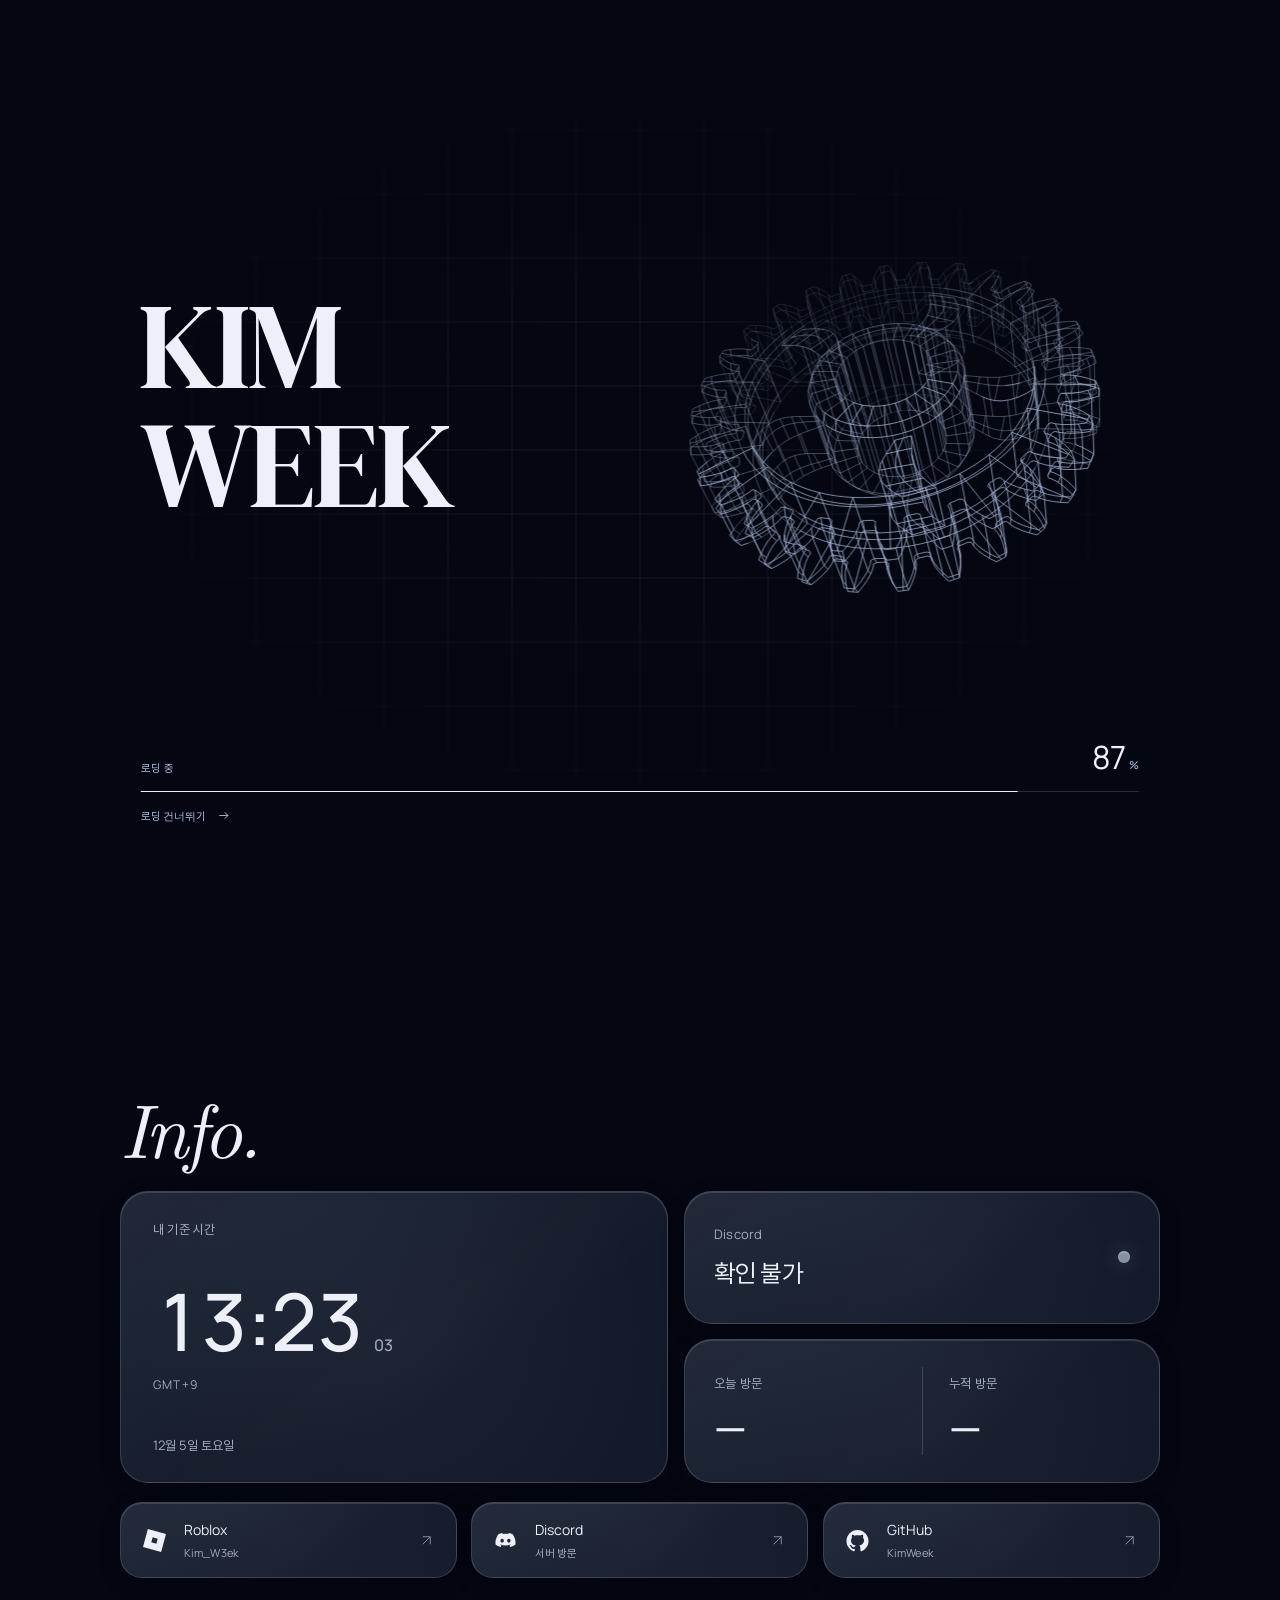
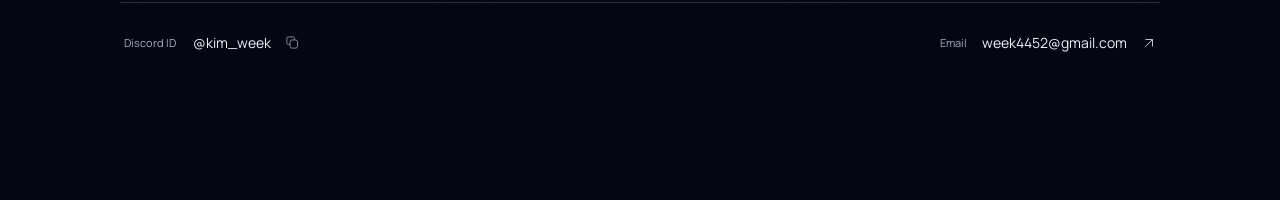
<file: index.html>
<!doctype html>
<html lang="ko">
<head>
  <meta charset="utf-8">
  <meta name="viewport" content="width=device-width,initial-scale=1,viewport-fit=cover">
  <meta name="theme-color" content="#030917">
  <meta name="description" content="KIM WEEK — Portfolio">
  <title>Kim Week - TOP</title>
  <meta name="kimweek-release" content="release-d693f8203a38">
  <script>
    try {
      history.scrollRestoration = "manual";
      if (location.hash) history.replaceState(history.state, "", location.pathname + location.search);
    } catch {}
    window.scrollTo?.(0, 0);
    document.documentElement.classList.add("is-loading");
    window.__kwIntroFailSafe = setTimeout(() => {
      window.scrollTo?.(0, 0);
      dispatchEvent(new Event("portfolio-reset-top"));
      document.documentElement.classList.remove("is-loading");
      const page = document.querySelector(".page");
      if (page) { page.inert = false; page.removeAttribute("aria-busy"); }
      document.getElementById("entry-loader")?.remove();
      dispatchEvent(new Event("resize"));
      dispatchEvent(new Event("portfolio-intro-abort"));
    }, 10000);
  </script>
  <link rel="icon" type="image/svg+xml" href="/current/assets/release-d693f8203a38/favicon.svg">
  <link rel="stylesheet" href="/current/assets/release-d693f8203a38/lenis.css">
  <link rel="preload" href="/current/assets/release-d693f8203a38/editorial-serif.otf" as="font" type="font/otf" crossorigin>
  <link rel="preload" href="/current/assets/release-d693f8203a38/manrope.woff" as="font" type="font/woff" crossorigin>
  <link rel="preload" href="/current/assets/release-d693f8203a38/dm-serif-display.woff" as="font" type="font/woff" crossorigin>
  <style>
    @font-face {
      font-family: Editorial Serif;
      src: url("/current/assets/release-d693f8203a38/editorial-serif.otf") format("opentype");
      font-weight: 400;
      font-style: italic;
      font-display: swap;
    }
    @font-face {
      font-family: Editorial Sans;
      src: url("/current/assets/release-d693f8203a38/editorial-sans.otf") format("opentype");
      font-weight: 400;
      font-style: normal;
      font-display: swap;
    }
    :root {
      color-scheme: dark;
      --bg: #030917;
      --ink: #edf4ff;
      --accent: #9abff0;
      --star: #d9eaff;
      --star-bright: #f4f8ff;
      --nebula: rgba(27, 86, 169, .17);
      --nebula-edge: rgba(25, 58, 130, .16);
      --glass: rgba(133, 179, 234, .065);
      --glass-border: rgba(192, 220, 255, .21);
      --glass-highlight: rgba(238, 247, 255, .23);
      --type-top: #ffffff;
      --type-middle: #dcecff;
      --type-bottom: #94b3d6;
      --type-blue-top: #d7ecff;
      --type-blue-bottom: #80a6d5;
      --type-sheen: rgba(255, 255, 255, .6);
      --solid-front: #aacff5;
      --solid-back: #254d78;
      --px: 0;
      --py: 0;
      --gutter: clamp(21px, 3.5vw, 64px);
    }
    * { box-sizing: border-box; }
    html { background: var(--bg); }
    html, body { scrollbar-width: none; -ms-overflow-style: none; }
    html::-webkit-scrollbar, body::-webkit-scrollbar { display: none; width: 0; height: 0; }
    body {
      margin: 0;
      overflow: visible;
      color: var(--ink);
      background: var(--bg);
      font-family: "Editorial Sans", Arial, sans-serif;
      -webkit-font-smoothing: antialiased;
    }
    body[data-theme="light"] {
      color-scheme: light;
      --bg: #dce8f5;
      --ink: #102942;
      --accent: #4475a7;
      --star: #638ab4;
      --star-bright: #4877a7;
      --nebula: rgba(125, 176, 231, .25);
      --nebula-edge: rgba(161, 196, 232, .30);
      --glass: rgba(248, 252, 255, .3);
      --glass-border: rgba(255, 255, 255, .65);
      --glass-highlight: rgba(255, 255, 255, .8);
      --type-top: #132f4d;
      --type-middle: #3a648d;
      --type-bottom: #183b60;
      --type-blue-top: #326491;
      --type-blue-bottom: #5b83ab;
      --type-sheen: rgba(220, 240, 255, .35);
      --solid-front: #87a4c2;
      --solid-back: #365c80;
    }
    button { -webkit-tap-highlight-color: transparent; }
    :is(button, a, [tabindex]):focus-visible { outline: 2px solid var(--accent); outline-offset: 5px; }
    ::selection { color: var(--bg); background: var(--accent); }
    .icon-defs { position: absolute; width: 0; height: 0; overflow: hidden; }
    .spark { display: block; width: 100%; height: 100%; fill: currentColor; }
    .page {
      position: relative;
      width: 100%;
      min-height: 100dvh;
      overflow: clip;
      isolation: isolate;
      background: var(--bg);
    }
    .atmosphere {
      position: absolute;
      z-index: -4;
      inset: -15%;
      pointer-events: none;
      background:
        radial-gradient(ellipse 36% 31% at 66% 60%, var(--nebula), transparent 100%),
        radial-gradient(ellipse 35% 44% at 22% 31%, var(--nebula-edge), transparent 100%),
        radial-gradient(ellipse 65% 22% at 60% 90%, var(--nebula-edge), transparent 100%);
      animation: nebula-drift 36s ease-in-out infinite alternate;
    }
    .atmosphere::after {
      content: "";
      position: absolute;
      inset: 18% -10%;
      opacity: .62;
      transform: rotate(-28deg);
      background: radial-gradient(ellipse 48% 20% at 50% 50%, var(--nebula), transparent 100%);
      filter: blur(30px);
    }
    @keyframes nebula-drift {
      from { transform: translate3d(-1.5%, 1%, 0) scale(1); }
      to { transform: translate3d(3%, -2%, 0) scale(1.05); }
    }
    #nebula {
      position: absolute;
      z-index: -3;
      inset: 0;
      width: 100%;
      height: 100%;
      opacity: 0;
      pointer-events: none;
      transition: opacity 1.2s ease;
    }
    #nebula.is-ready { opacity: 1; }
    .sky { position: absolute; z-index: -2; inset: 0; pointer-events: none; }
    .topbar {
      position: absolute;
      z-index: 5;
      inset: 0 0 auto;
      display: flex;
      justify-content: space-between;
      align-items: center;
      padding: 26px var(--gutter);
      pointer-events: none;
    }
    .glass {
      --glass-x: 0px;
      --glass-y: 0px;
      --glass-rx: 0deg;
      --glass-ry: 0deg;
      --glass-sx: 1;
      --glass-sy: 1;
      --glass-gx: 38%;
      --glass-gy: 12%;
      --glass-energy: 0;
      position: relative;
      overflow: hidden;
      border: 1px solid var(--glass-border);
      border-radius: 999px;
      background:
        linear-gradient(150deg, rgba(235, 247, 255, .085), rgba(221, 240, 255, .018) 45%, rgba(130, 184, 246, .045)),
        rgba(140, 183, 230, .035);
      -webkit-backdrop-filter: blur(2px) saturate(170%) brightness(1.06);
      backdrop-filter: blur(2px) saturate(170%) brightness(1.06);
      box-shadow:
        inset 0 1px 0 rgba(245, 251, 255, .28),
        inset 1px 0 1px rgba(238, 249, 255, .08),
        inset 0 -1px 0 rgba(171, 212, 255, .14),
        0 5px 18px rgba(0, 5, 17, .15),
        0 1px 4px rgba(0, 5, 17, .08);
      transform: perspective(650px) translate3d(var(--glass-x), var(--glass-y), 0) rotateX(var(--glass-rx)) rotateY(var(--glass-ry)) scale(var(--glass-sx), var(--glass-sy));
      pointer-events: auto;
    }
    .glass::before {
      content: "";
      position: absolute;
      inset: 0;
      padding: 1px;
      border-radius: inherit;
      background: conic-gradient(from calc(25deg + var(--glass-ry) * 3), rgba(255, 255, 255, .04), rgba(255, 255, 255, .65) 18%, rgba(209, 236, 255, .08) 35%, rgba(255, 255, 255, .03) 56%, rgba(191, 223, 255, .38) 77%, rgba(255, 255, 255, .06));
      -webkit-mask: linear-gradient(#fff 0 0) content-box, linear-gradient(#fff 0 0);
      mask: linear-gradient(#fff 0 0) content-box, linear-gradient(#fff 0 0);
      -webkit-mask-composite: xor;
      mask-composite: exclude;
      pointer-events: none;
    }
    .glass::after {
      content: "";
      position: absolute;
      inset: 0;
      border-radius: inherit;
      background: radial-gradient(ellipse at var(--glass-gx) var(--glass-gy), rgba(239, 250, 255, .6), transparent 62%);
      opacity: calc(.12 + var(--glass-energy) * .25);
      pointer-events: none;
    }
    .brand {
      display: flex;
      align-items: center;
      gap: 10px;
      min-height: 50px;
      padding: 0 20px 0 16px;
      color: var(--ink);
      font: inherit;
      cursor: pointer;
    }
    .brand-icon { width: 17px; height: 17px; color: var(--accent); }
    .brand-word { padding-top: 2px; font-size: 10px; letter-spacing: .16em; text-transform: uppercase; }
    .theme-toggle {
      display: grid;
      grid-template-columns: 1fr 1fr;
      place-items: center;
      width: 104px;
      height: 50px;
      padding: 4px;
      color: var(--ink);
      cursor: pointer;
      pointer-events: auto;
    }
    .theme-knob {
      position: absolute;
      top: 4px;
      bottom: 4px;
      left: 4px;
      width: 46px;
      border-radius: 999px;
      border: 1px solid rgba(239, 249, 255, .28);
      background: linear-gradient(145deg, rgba(243, 250, 255, .22), rgba(218, 238, 255, .065));
      box-shadow: inset 0 1px 0 rgba(255, 255, 255, .27), 0 2px 6px rgba(0, 8, 24, .12);
      transform: translate3d(var(--knob-x, 50px), 0, 0) scale(var(--knob-sx, 1), var(--knob-sy, 1));
      pointer-events: none;
    }
    .mode-icon {
      position: relative;
      z-index: 1;
      width: 17px;
      height: 17px;
      fill: none;
      stroke: currentColor;
      stroke-width: 1.6;
      stroke-linecap: round;
      stroke-linejoin: round;
      opacity: .45;
    }
    .mode-moon, body[data-theme="light"] .mode-sun { opacity: 1; }
    body[data-theme="light"] .mode-moon { opacity: .45; }
    body[data-theme="light"] .theme-toggle { --knob-x: 0px; }
    body[data-theme="light"] .glass { background-color: rgba(245, 251, 255, .19); }
    .scene-track {
      position: relative;
    }
    .hero { position: relative; height: 100svh; height: 100dvh; }
    .title-wrap {
      position: absolute;
      top: 50%;
      left: 50%;
      width: min(82vw, 1140px);
      perspective: 1050px;
      perspective-origin: var(--view-x, 50%) var(--view-y, 50%);
      transform: translate(-50%, calc(-50% + var(--center-y, 0px))) scale(var(--title-scale, 1));
    }
    .name {
      position: relative;
      display: flex;
      flex-direction: column;
      margin: 0;
      font-weight: 400;
      transform-style: preserve-3d;
      transform-origin: var(--pivot-x, 50%) var(--pivot-y, 50%);
      transform:
        translate3d(calc(var(--title-x, 0) * 4px), calc(var(--title-y, 0) * 3px), 0)
        rotateX(calc(var(--title-y, 0) * -16deg))
        rotateY(calc(var(--title-x, 0) * 22deg));
    }
    .name-first-scene {
      position: relative;
      display: block;
      width: max-content;
      align-self: center;
      transform-style: preserve-3d;
      transform: translateX(var(--center-x, 0px));
    }
    .name-first {
      position: relative;
      display: flow-root;
      padding-left: .085em;
      font-size: min(20vw, 27svh, 296px);
      line-height: .81;
      letter-spacing: -.085em;
      transform-style: preserve-3d;
    }
    .type-shape {
      position: relative;
      display: flow-root;
      transform-style: preserve-3d;
      transform-origin: 50% 50%;
      transform: var(--type-projection, none);
    }
    .type-corner {
      position: absolute;
      width: 0;
      height: 0;
      visibility: hidden;
      pointer-events: none;
    }
    .type-slice {
      position: absolute;
      inset: 0;
      display: block;
      padding: inherit;
      color: var(--solid-back);
      color: color-mix(in srgb, var(--solid-front) var(--slice-mix), var(--solid-back));
      -webkit-text-fill-color: currentColor;
      -webkit-text-stroke: .32px currentColor;
      white-space: pre;
      text-shadow: none;
      pointer-events: none;
      transform: translate3d(calc(var(--slice-depth) * .16), calc(var(--slice-depth) * .65), calc(-1 * var(--slice-depth)));
    }
    .type-slice-back {
      text-shadow: 0 7px 18px rgba(0, 5, 22, .25);
    }
    .type-face {
      position: relative;
      z-index: 1;
      display: block;
      padding: .22em .32em .28em .18em;
      margin: -.22em -.32em -.28em -.18em;
      color: var(--ink);
      transform: translateZ(.1px);
      -webkit-text-stroke: .18px rgba(225, 243, 255, .24);
      paint-order: stroke fill;
    }
    @supports ((background-clip: text) or (-webkit-background-clip: text)) {
      .type-face {
        background-image:
          linear-gradient(115deg, transparent 38%, var(--type-sheen) 49%, transparent 60%),
          linear-gradient(165deg, var(--type-top) 13%, var(--type-middle) 45%, var(--type-top) 56%, var(--type-bottom) 100%);
        background-size: 260% 100%, 100% 100%;
        background-position: 170% 0, 0 0;
        background-repeat: no-repeat;
        -webkit-background-clip: text;
        background-clip: text;
        -webkit-text-fill-color: transparent;
        animation: type-sheen 16s ease-in-out infinite;
      }
      .name-first .type-face {
        background-image:
          linear-gradient(112deg, transparent 35%, rgba(169, 216, 255, .18) 44%, rgba(255, 255, 255, .95) 51%, rgba(199, 231, 255, .25) 57%, transparent 65%),
          linear-gradient(165deg, var(--type-top) 13%, var(--type-middle) 45%, var(--type-top) 56%, var(--type-bottom) 100%);
        background-size: 240% 100%, 100% 100%;
        animation: kim-sheen 7.5s ease-in-out infinite;
      }
      .name-second .type-face {
        background-image:
          linear-gradient(115deg, transparent 38%, var(--type-sheen) 49%, transparent 60%),
          linear-gradient(170deg, var(--type-blue-top) 8%, var(--accent) 52%, var(--type-blue-bottom) 100%);
        animation-delay: -3s;
      }
    }
    @keyframes type-sheen {
      0%, 62% { background-position: 170% 0, 0 0; }
      88%, 100% { background-position: -70% 0, 0 0; }
    }
    @keyframes kim-sheen {
      0%, 8% {
        background-position: 150% 0, 0 0;
        filter: drop-shadow(0 0 3px rgba(161, 210, 255, .04));
      }
      29% {
        filter: drop-shadow(0 0 11px rgba(193, 230, 255, .23));
      }
      53%, 100% {
        background-position: -70% 0, 0 0;
        filter: drop-shadow(0 0 3px rgba(161, 210, 255, .04));
      }
    }
    .name-second-scene {
      position: relative;
      display: block;
      width: max-content;
      align-self: center;
      margin-top: var(--line-gap, -.065em);
      font-size: var(--week-font-size, min(26vw, 35svh, 390px));
      transform-style: preserve-3d;
      transform: translateX(var(--center-x, 0px));
    }
    .name-second {
      position: relative;
      display: flow-root;
      width: max-content;
      margin: 0 auto;
      padding-right: .18em;
      color: var(--accent);
      font-family: "Editorial Serif", Georgia, serif;
      font-size: inherit;
      font-style: italic;
      font-weight: 400;
      line-height: .82;
      letter-spacing: -.078em;
      transform-style: preserve-3d;
      text-shadow: 0 0 65px rgba(77, 136, 218, .075);
    }
    .name-second .type-face {
      color: var(--accent);
      text-shadow: 0 3px 15px rgba(13, 40, 78, .12);
    }
    .is-away .star,
    .is-away .star-layer,
    .is-away .star-rotating .spark,
    .is-away .star-traveler,
    .is-away .atmosphere,
    .is-away .type-face { animation-play-state: paused; }
    @media (max-width: 700px) {
      .topbar { padding-top: 21px; }
      .brand { min-height: 48px; padding-inline: 13px 16px; gap: 8px; }
      .brand-icon { width: 15px; height: 15px; }
      .brand-word { font-size: 9px; letter-spacing: .13em; }
      .title-wrap { width: 88vw; perspective: 700px; }
      .name-first { font-size: min(29vw, 25svh); line-height: .9; }
      .name-second-scene { font-size: var(--week-font-size, min(36vw, 32svh)); margin-top: var(--line-gap, -.045em); }
      .name-second { line-height: 1; letter-spacing: -.085em; padding-right: .2em; }
    }
    @media (max-height: 500px) and (orientation: landscape) {
      .topbar { padding-top: 15px; }
      .name-first { font-size: min(20vw, 25svh); }
      .name-second-scene { font-size: var(--week-font-size, min(26vw, 32svh)); }
    }
    @media (prefers-reduced-motion: reduce) {
      *, *::before, *::after { animation: none !important; transition: none !important; }
      .star-layer { will-change: auto; }
      .star-traveler { left: var(--still-x); top: var(--still-y); }
      .star-trail { display: none; }
    }
  </style>
  <link rel="stylesheet" href="/current/assets/release-d693f8203a38/info.css">
  <link rel="stylesheet" href="/current/assets/release-d693f8203a38/material.css">
  <link rel="stylesheet" href="/current/assets/release-d693f8203a38/cosmos.css">
  <link rel="stylesheet" href="/current/assets/release-d693f8203a38/intro.css">
  <link rel="stylesheet" href="/current/assets/release-d693f8203a38/poster.css">
</head>
<body>
  <div class="entry-loader" id="entry-loader" data-phase="loading">
    <div class="intro-dimmer"></div>
    <div class="flat-panel flat-panel-left" aria-hidden="true"><div class="flat-visual">
  <canvas class="flat-grid" data-intro-grid aria-hidden="true"></canvas>
  <div class="flat-composition"><div class="flat-heading"><span>KIM</span><span>WEEK</span></div><canvas class="flat-wireframe" data-intro-wire width="560" height="560" aria-hidden="true"></canvas></div>
  <div class="flat-progress"><div class="flat-readout"><span class="flat-state" data-intro-state>로딩 중</span><span class="flat-count"><span data-intro-value>00</span><span class="flat-percent">%</span></span></div><div class="flat-meter"><div class="flat-meter-fill" data-intro-fill></div></div></div>
</div></div>
    <div class="flat-panel flat-panel-right" aria-hidden="true"><div class="flat-visual">
  <canvas class="flat-grid" data-intro-grid aria-hidden="true"></canvas>
  <div class="flat-composition"><div class="flat-heading"><span>KIM</span><span>WEEK</span></div><canvas class="flat-wireframe" data-intro-wire width="560" height="560" aria-hidden="true"></canvas></div>
  <div class="flat-progress"><div class="flat-readout"><span class="flat-state" data-intro-state>로딩 중</span><span class="flat-count"><span data-intro-value>00</span><span class="flat-percent">%</span></span></div><div class="flat-meter"><div class="flat-meter-fill" data-intro-fill></div></div></div>
</div></div>
    <div class="intro-accessible" id="intro-progress" role="progressbar" aria-label="사이트 준비" aria-valuemin="0" aria-valuemax="100" aria-valuenow="0"></div>
    <span class="intro-accessible" id="intro-announcement" role="status" aria-live="polite">로딩 중</span>
    <button class="intro-skip" id="intro-skip" type="button"><span>로딩 건너뛰기</span><svg viewBox="0 0 18 18" fill="none" stroke="currentColor" stroke-width="1.2" aria-hidden="true"><path d="M3 9h11m-4-4 4 4-4 4"/></svg></button>
  </div>
  <svg class="icon-defs" xmlns="http://www.w3.org/2000/svg" aria-hidden="true">
    <symbol id="spark" viewBox="0 0 100 100">
      <path d="M50 0C49.4 31 48.3 43.2 43.8 47.4C39.3 49.2 27.2 49.5 0 50C27.2 50.5 39.3 50.8 43.8 52.6C48.3 56.8 49.4 69 50 100C50.6 69 51.7 56.8 56.2 52.6C60.7 50.8 72.8 50.5 100 50C72.8 49.5 60.7 49.2 56.2 47.4C51.7 43.2 50.6 31 50 0Z"/>
    </symbol>
  </svg>
  <main class="page" id="top">
    <div class="universe" aria-hidden="true">
    <div class="atmosphere" aria-hidden="true"></div>
    <div class="sky sky-distant" aria-hidden="true"></div>
    <canvas id="nebula" aria-hidden="true"></canvas>
    <div class="sky" aria-hidden="true"></div>
    </div>
    <header class="topbar">
      <div class="section-nav" id="section-nav">
        <button class="brand glass" id="info-toggle" type="button" aria-label="TOP · 목차 열기" aria-controls="section-index" aria-expanded="false">
          <svg class="document-icon" viewBox="0 0 20 22" fill="none" stroke="currentColor" stroke-width="1.25" stroke-linecap="round" stroke-linejoin="round" aria-hidden="true"><path d="M11.5 2H5a2 2 0 0 0-2 2v14a2 2 0 0 0 2 2h10a2 2 0 0 0 2-2V7.5L11.5 2Z"/><path d="M11 2v6h6M6.5 12h7M6.5 15.5h4.5"/></svg>
          <span class="chapter-label" id="current-section" aria-hidden="true">TOP</span>
          <svg class="index-chevron" viewBox="0 0 16 16" fill="none" stroke="currentColor" stroke-width="1.3" aria-hidden="true"><path d="m4 6 4 4 4-4"/></svg>
        </button>
        <nav class="toc-sheet" id="section-index" aria-label="문서 목차" data-lenis-prevent hidden>
          <div class="toc-caption">목차</div>
          <ol class="toc-list">
            <li><a class="toc-link" href="#top" data-section-link data-label="TOP" aria-current="location"><span class="toc-number" aria-hidden="true"></span><span>TOP</span><span class="toc-marker" aria-hidden="true"></span></a></li>
            <li><a class="toc-link" href="#info" data-section-link data-label="INFO"><span class="toc-number" aria-hidden="true"></span><span>INFO</span><span class="toc-marker" aria-hidden="true"></span></a></li>
          </ol>
        </nav>
      </div>
      <button class="theme-toggle glass" type="button" aria-label="어두운 테마" aria-pressed="true" title="테마 전환">
        <span class="theme-knob" aria-hidden="true"></span>
        <svg class="mode-icon mode-sun" viewBox="0 0 24 24" aria-hidden="true"><circle cx="12" cy="12" r="3.8"/><path d="M12 2v2m0 16v2M2 12h2m16 0h2M4.9 4.9l1.5 1.5m11.2 11.2 1.5 1.5M4.9 19.1l1.5-1.5M17.6 6.4l1.5-1.5"/></svg>
        <svg class="mode-icon mode-moon" viewBox="0 0 24 24" aria-hidden="true"><path d="M20.8 13.1A8.9 8.9 0 0 1 10.9 3.2 9 9 0 1 0 20.8 13.1Z"/></svg>
      </button>
    </header>
    <div class="scene-track">
    <section class="hero" id="intro" aria-labelledby="portfolio-title">
      <div class="title-wrap">
        <h1 class="name" id="portfolio-title" aria-label="Kim Week">
          <span class="name-first-scene" aria-hidden="true"><span class="name-first" data-word="KIM" data-depth=".13"><span class="type-shape" data-top-scale=".48" data-bottom-scale="1.08"><span class="type-face">KIM</span></span></span></span>
          <span class="name-second-scene" aria-hidden="true"><span class="name-second" data-word="WEEK" data-depth=".104"><span class="type-shape" data-top-scale="1.08" data-bottom-scale=".48"><span class="type-face">WEEK</span></span></span></span>
        </h1>
      </div>
    </section>
    <section class="info-scene" id="info" aria-labelledby="info-title">
      <div class="info-content">
        <h2 class="info-heading" id="info-title" tabindex="-1">Info.</h2>
        <div class="info-board">
          <div class="info-panel glass-panel time-panel">
            <div class="clock-orbit" aria-hidden="true"><i></i><i></i><svg class="spark"><use href="#spark"/></svg></div>
            <div class="time-heading"><span class="info-label">내 기준 시간</span></div>
            <button class="clock-button" type="button" id="clock-button" aria-label="서울 기준 시간 · 12시간 표시로 전환" title="12시간 / 24시간 전환">
              <span class="clock-main"><span class="clock-period" id="clock-period" aria-hidden="true"></span><time class="clock-value" id="clock-value">—:—</time><span class="clock-seconds" id="clock-seconds" aria-hidden="true">00</span></span>
              <span class="clock-meta" id="clock-meta">GMT+9</span>
            </button>
            <span class="clock-date" id="clock-date"></span>
          </div>
          <div class="info-panel glass-panel presence-panel">
            <div><span class="info-label">Discord</span><div class="presence-word" id="discord-status" role="status" aria-live="polite">확인 중</div></div>
            <span class="status-orb" id="status-orb" aria-hidden="true"></span>
          </div>
          <div class="info-panel glass-panel visits-panel">
            <div class="visit-item"><span class="info-label">오늘 방문</span><strong class="visit-value" id="today-visits">—</strong></div>
            <div class="visit-item"><span class="info-label">누적 방문</span><strong class="visit-value" id="total-visits">—</strong></div>
          </div>
          <nav class="info-links" aria-label="프로필 링크">
            <a class="info-link glass" href="https://www.roblox.com/users/3301201431/profile" target="_blank" rel="noopener noreferrer"><svg class="link-mark roblox-mark" viewBox="0 0 24 24" fill="currentColor" aria-hidden="true"><path d="M18.926 23.998 0 18.892 5.075.002 24 5.108ZM15.348 10.09l-5.282-1.453-1.414 5.273 5.282 1.453z"/></svg><span class="link-copy"><span>Roblox</span><small>Kim_W3ek</small></span><svg class="link-arrow" viewBox="0 0 24 24" fill="none" stroke="currentColor" stroke-width="1.4" aria-hidden="true"><path d="M6 18 18 6M6 6h12v12"/></svg></a>
            <a class="info-link glass" href="https://discord.gg/qmwMGWMcFZ" target="_blank" rel="noopener noreferrer"><svg class="link-mark" viewBox="0 0 24 24" fill="currentColor" aria-hidden="true"><path d="M19.5 5.5a18 18 0 0 0-4.2-1.3l-.5 1a15 15 0 0 0-5.6 0l-.5-1a18 18 0 0 0-4.2 1.3C1.9 9.2 1.2 12.8 1.6 16.3a17 17 0 0 0 5.2 2.6l1.1-1.8-1.5-.7.4-.3a13.9 13.9 0 0 0 10.4 0l.4.3-1.5.7 1.1 1.8a17 17 0 0 0 5.2-2.6c.5-4.1-.8-7.7-2.9-10.8ZM8.5 14.3c-1 0-1.8-.9-1.8-2s.8-2 1.8-2 1.8.9 1.8 2-.8 2-1.8 2Zm7 0c-1 0-1.8-.9-1.8-2s.8-2 1.8-2 1.8.9 1.8 2-.8 2-1.8 2Z"/></svg><span class="link-copy"><span>Discord</span><small>서버 방문</small></span><svg class="link-arrow" viewBox="0 0 24 24" fill="none" stroke="currentColor" stroke-width="1.4" aria-hidden="true"><path d="M6 18 18 6M6 6h12v12"/></svg></a>
            <a class="info-link glass" href="https://github.com/KimWeek" target="_blank" rel="noopener noreferrer"><svg class="link-mark" viewBox="0 0 24 24" fill="currentColor" aria-hidden="true"><path d="M10.226 17.284c-2.965-.36-5.054-2.493-5.054-5.256 0-1.123.404-2.336 1.078-3.144-.292-.741-.247-2.314.09-2.965.898-.112 2.111.36 2.83 1.01.853-.269 1.752-.404 2.853-.404 1.1 0 1.999.135 2.807.382.696-.629 1.932-1.1 2.83-.988.315.606.36 2.179.067 2.942.72.854 1.101 2 1.101 3.167 0 2.763-2.089 4.852-5.098 5.234.763.494 1.28 1.572 1.28 2.807v2.336c0 .674.561 1.056 1.235.786 4.066-1.55 7.255-5.615 7.255-10.646C23.5 6.188 18.334 1 11.978 1 5.62 1 .5 6.188.5 12.545c0 4.986 3.167 9.12 7.435 10.669.606.225 1.19-.18 1.19-.786V20.63a2.9 2.9 0 0 1-1.078.224c-1.483 0-2.359-.808-2.987-2.313-.247-.607-.517-.966-1.034-1.033-.27-.023-.359-.135-.359-.27 0-.27.45-.471.898-.471.652 0 1.213.404 1.797 1.235.45.651.921.943 1.483.943.561 0 .92-.202 1.437-.719.382-.381.674-.718.944-.943"/></svg><span class="link-copy"><span>GitHub</span><small>KimWeek</small></span><svg class="link-arrow" viewBox="0 0 24 24" fill="none" stroke="currentColor" stroke-width="1.4" aria-hidden="true"><path d="M6 18 18 6M6 6h12v12"/></svg></a>
          </nav>
        </div>
        <div class="info-contacts">
          <button class="copy-id" id="copy-discord" type="button" aria-label="Discord ID kim_week 복사"><span class="contact-kind">Discord ID</span><span id="discord-id">@kim_week</span><svg viewBox="0 0 24 24" fill="none" stroke="currentColor" stroke-width="1.4" aria-hidden="true"><rect x="8" y="8" width="12" height="13" rx="3"/><path d="M15 8V5a2 2 0 0 0-2-2H5a2 2 0 0 0-2 2v8a2 2 0 0 0 2 2h3"/></svg></button>
          <a class="contact-email" id="contact-email" href="mailto:week4452@gmail.com"><span class="contact-kind">Email</span><span>week4452@gmail.com</span><svg viewBox="0 0 24 24" fill="none" stroke="currentColor" stroke-width="1.4" aria-hidden="true"><path d="M6 18 18 6M6 6h12v12"/></svg></a>
        </div>
      </div>
    </section>
    </div>
  </main>
  <div class="copy-notice" id="copy-notice" role="status" aria-live="polite"></div>
  <script>
    const root = document.documentElement;
    const page = document.querySelector(".page");
    const motionQuery = matchMedia("(prefers-reduced-motion: reduce)");
    const finePointer = matchMedia("(pointer: fine)");
    const compact = matchMedia("(max-width: 700px)").matches;
    document.querySelectorAll("[data-word]").forEach((word) => {
      const shape = word.querySelector(".type-shape");
      const face = word.querySelector(".type-face");
      const layerCount = compact ? 20 : 24;
      const depth = Number(word.dataset.depth);
      for (let index = layerCount; index >= 1; index -= 1) {
        const ratio = index / layerCount;
        const slice = document.createElement("span");
        slice.className = "type-slice" + (index === layerCount ? " type-slice-back" : "");
        slice.textContent = word.dataset.word;
        slice.setAttribute("aria-hidden", "true");
        slice.style.setProperty("--slice-depth", `${(depth * ratio).toFixed(6)}em`);
        slice.style.setProperty("--slice-mix", `${(18 + (1 - ratio) * 64).toFixed(2)}%`);
        shape.insertBefore(slice, face);
      }
    });
    let frame = 0;
    let pointerX = 0;
    let pointerY = 0;
    function paintPointer() {
      root.style.setProperty("--px", pointerX.toFixed(3));
      root.style.setProperty("--py", pointerY.toFixed(3));
      frame = 0;
    }
    page.addEventListener("pointermove", (event) => {
      if (motionQuery.matches || !finePointer.matches || event.pointerType === "touch") return;
      pointerX = event.clientX / innerWidth - .5;
      pointerY = event.clientY / innerHeight - .5;
      if (!frame) frame = requestAnimationFrame(paintPointer);
    }, { passive: true });
    page.addEventListener("pointerleave", () => {
      pointerX = 0;
      pointerY = 0;
      if (!frame) frame = requestAnimationFrame(paintPointer);
    });
    motionQuery.addEventListener("change", () => {
      if (motionQuery.matches) {
        pointerX = 0;
        pointerY = 0;
        paintPointer();
      }
    });
    document.addEventListener("visibilitychange", () => page.classList.toggle("is-away", document.hidden));

    const themeButton = document.querySelector(".theme-toggle");
    function applyTheme(light) {
      document.body.dataset.theme = light ? "light" : "dark";
      themeButton.setAttribute("aria-label", "어두운 테마");
      themeButton.setAttribute("aria-pressed", String(!light));
      document.querySelector('meta[name="theme-color"]').content = light ? "#f5f4f0" : "#030917";
      dispatchEvent(new CustomEvent("portfolio-themechange", { detail: { light } }));
    }
    try { applyTheme(localStorage.getItem("kw-portfolio-theme") === "light"); } catch {}
    themeButton.addEventListener("click", () => {
      const light = document.body.dataset.theme !== "light";
      applyTheme(light);
      try { localStorage.setItem("kw-portfolio-theme", light ? "light" : "dark"); } catch {}
    });
  </script>
  <script type="module" src="/current/assets/release-d693f8203a38/space.js"></script>
  <script type="module" src="/current/assets/release-d693f8203a38/stars.js"></script>
  <script type="module" src="/current/assets/release-d693f8203a38/liquid.js"></script>
  <script type="module" src="/current/assets/release-d693f8203a38/info.js"></script>
  <script type="module" src="/current/assets/release-d693f8203a38/interaction.js"></script>
  <script type="module" src="/current/assets/release-d693f8203a38/typography.js"></script>
  <script type="module" src="/current/assets/release-d693f8203a38/title-motion.js"></script>
  <script type="module" src="/current/assets/release-d693f8203a38/scene.js"></script>
  <script type="module" src="/current/assets/release-d693f8203a38/intro.js"></script>
  <script data-goatcounter="https://kimweek.goatcounter.com/count" async src="https://gc.zgo.at/count.js"></script>
</body>
</html>
</file>
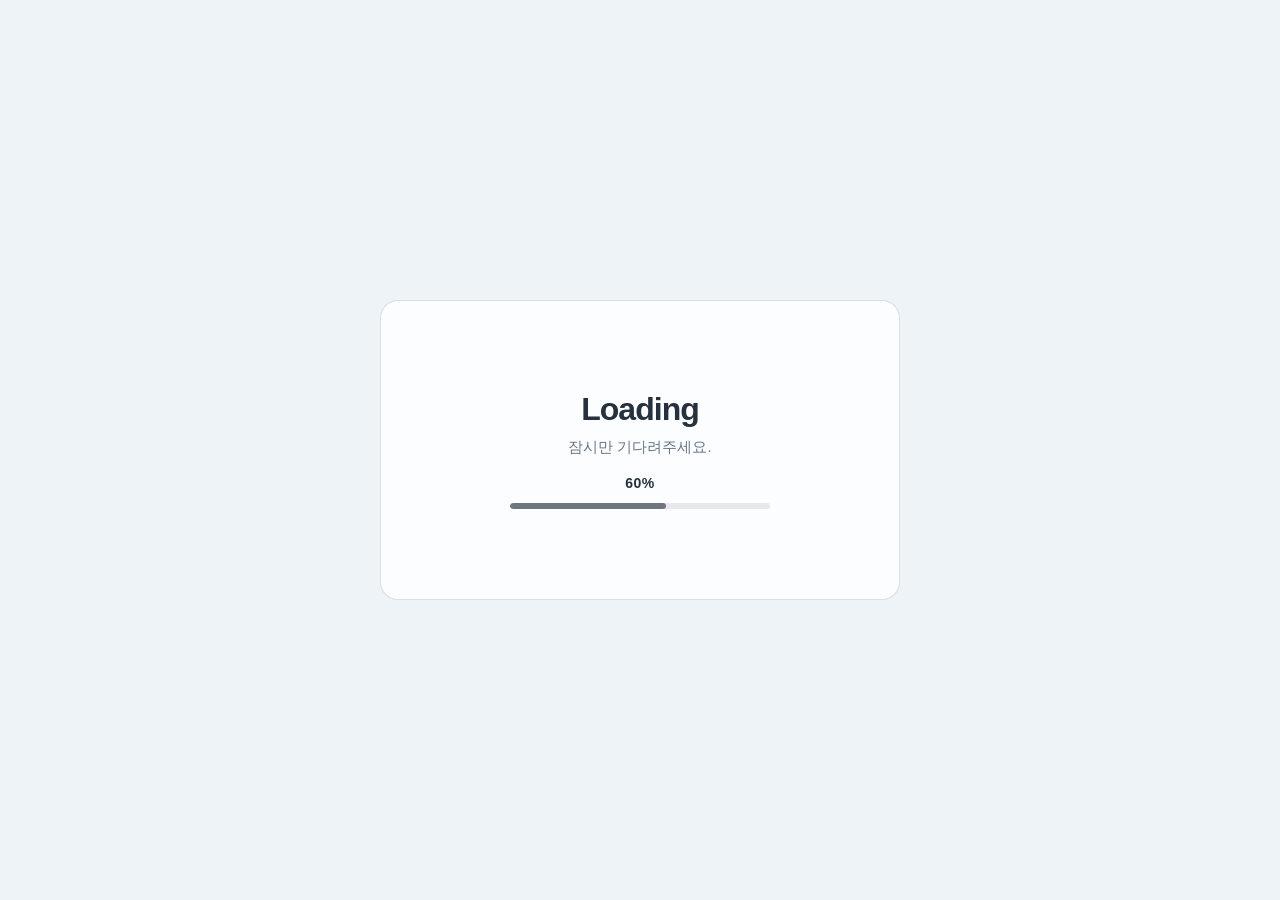
<file: previous/index.html>
<!DOCTYPE html>
<html lang="ko">
<head>
  <meta charset="UTF-8" />
  <meta name="viewport" content="width=device-width, initial-scale=1.0" />
  <title>김위크</title>
  <style>
    :root {
      color-scheme: light dark;
      --page-bg: #eef3f8;
      --rectangle-bg: rgba(255, 255, 255, 0.78);
      --rectangle-border: rgba(34, 63, 92, 0.16);
      --text: #27313d;
      --muted: #697887;
      --track: rgba(39, 49, 61, 0.1);
      --fill: rgba(39, 49, 61, 0.62);
      --success: #2f6f58;
      --button-bg: rgba(255, 255, 255, 0.72);
      --button-border: rgba(34, 63, 92, 0.16);
      --button-text: #27313d;
      --music-bg: rgba(255, 255, 255, 0.82);
      --music-border: rgba(34, 63, 92, 0.14);
      --music-text: #27313d;
      --music-height: 96px;
      --record: #111827;
      --record-ring: rgba(255, 255, 255, 0.2);
    }

    @media (prefers-color-scheme: dark) {
      :root {
        --page-bg: #0f1115;
        --rectangle-bg: rgba(200, 202, 206, 0.09);
        --rectangle-border: rgba(226, 228, 232, 0.16);
        --text: #e5e7eb;
        --muted: #9ca3af;
        --track: rgba(229, 231, 235, 0.1);
        --fill: rgba(229, 231, 235, 0.66);
        --success: #8fd6b3;
        --button-bg: rgba(200, 202, 206, 0.1);
        --button-border: rgba(226, 228, 232, 0.16);
        --button-text: #e5e7eb;
        --music-bg: rgba(200, 202, 206, 0.1);
        --music-border: rgba(226, 228, 232, 0.16);
        --music-text: #e5e7eb;
        --record: #f8fafc;
        --record-ring: rgba(15, 17, 21, 0.28);
      }
    }

    * {
      box-sizing: border-box;
    }

    body {
      min-height: 100vh;
      margin: 0;
      overflow: hidden;
      font-family: -apple-system, BlinkMacSystemFont, "Segoe UI", sans-serif;
      background: var(--page-bg);
    }

    .page {
      min-height: 100vh;
      display: flex;
      align-items: center;
      justify-content: center;
      opacity: 0;
      transform: translateY(calc(-50vh - 240px));
      transition: opacity 700ms ease, transform 820ms cubic-bezier(0.16, 1, 0.3, 1);
    }

    body.content-ready .page {
      opacity: 1;
      transform: translateY(0);
    }

    .content-layout {
      display: flex;
      align-items: center;
      gap: 22px;
      width: min(820px, calc(100vw - 48px));
    }

    .content-rectangle {
      flex: 1;
      width: min(680px, 100%);
      height: min(420px, 58vh);
      display: grid;
      align-content: center;
      gap: 18px;
      padding: clamp(32px, 6vw, 56px);
      border: 1px solid var(--rectangle-border);
      border-radius: 24px;
      background: var(--rectangle-bg);
      color: var(--text);
    }

    .intro {
      max-width: 480px;
    }

    .intro-kicker {
      margin: 0 0 6px;
      color: var(--muted);
      font-size: 13px;
      font-weight: 700;
      letter-spacing: 0.12em;
      text-transform: uppercase;
    }

    .intro-title {
      margin: 0;
      font-size: clamp(32px, 7vw, 64px);
      font-weight: 750;
      line-height: 0.98;
      letter-spacing: -0.06em;
      transform: translate(-0.05em, -0.04em);
    }

    .intro-text {
      margin: 18px 0 0;
      color: var(--muted);
      font-size: clamp(15px, 2vw, 18px);
      line-height: 1.7;
      word-break: keep-all;
    }

    .intro-tags {
      display: flex;
      flex-wrap: wrap;
      gap: 8px;
      margin-top: 26px;
    }

    .intro-tag {
      padding: 7px 11px;
      border: 1px solid var(--rectangle-border);
      border-radius: 999px;
      color: var(--text);
      font-size: 12px;
      font-weight: 650;
    }

    .side-actions {
      display: grid;
      gap: 12px;
      flex: 0 0 auto;
      opacity: 0;
      pointer-events: none;
      transform: translateX(-72px);
      transition:
        opacity 420ms ease 260ms,
        transform 620ms cubic-bezier(0.16, 1, 0.3, 1) 260ms;
    }

    body.content-ready .side-actions {
      opacity: 1;
      pointer-events: auto;
      transform: translateX(0);
    }

    .action-button {
      width: 58px;
      height: 58px;
      display: grid;
      place-items: center;
      border: 1px solid var(--button-border);
      border-radius: 50%;
      color: var(--button-text);
      background: var(--button-bg);
      font: inherit;
      font-size: 14px;
      font-weight: 600;
      text-decoration: none;
      cursor: pointer;
      transform: translateX(-24px);
      opacity: 0;
      transition:
        opacity 420ms ease,
        transform 520ms cubic-bezier(0.16, 1, 0.3, 1),
        background 180ms ease;
    }

    body.content-ready .action-button {
      opacity: 1;
      transform: translateX(0);
    }

    body.content-ready .action-button:nth-child(1) {
      transition-delay: 360ms, 360ms, 0ms;
    }

    body.content-ready .action-button:nth-child(2) {
      transition-delay: 450ms, 450ms, 0ms;
    }

    body.content-ready .action-button:nth-child(3) {
      transition-delay: 540ms, 540ms, 0ms;
    }

    .action-button:hover {
      background: var(--rectangle-bg);
    }

    .action-icon {
      width: 26px;
      height: 26px;
      display: block;
      object-fit: contain;
      filter: brightness(0) saturate(100%) invert(10%) sepia(17%) saturate(1039%) hue-rotate(179deg) brightness(93%) contrast(93%);
    }

    @media (prefers-color-scheme: dark) {
      .action-icon {
        filter: none;
      }
    }

    .music-toast {
      position: fixed;
      top: 24px;
      left: 0;
      z-index: 3;
      width: min(340px, calc(100vw - 24px));
      height: var(--music-height);
      padding: 0 calc(var(--music-height) / 2 + 56px) 0 18px;
      display: flex;
      align-items: center;
      border: 1px solid var(--music-border);
      border-left: 0;
      border-radius: 0;
      color: var(--music-text);
      background: var(--music-bg);
      font-weight: 650;
      letter-spacing: -0.01em;
      opacity: 0;
      pointer-events: none;
      transform: translateX(-100%);
      transition:
        opacity 320ms ease,
        transform 520ms cubic-bezier(0.16, 1, 0.3, 1);
    }

    .music-toast.is-visible {
      opacity: 1;
      pointer-events: auto;
      transform: translateX(0);
    }

    .music-toast.is-parked {
      opacity: 1;
      pointer-events: auto;
      transform: translateX(-100%);
    }

    .music-toast.is-paused .music-record {
      animation-play-state: paused;
    }

    .music-record {
      appearance: none;
      position: absolute;
      top: 50%;
      right: calc(var(--music-height) / -2);
      width: var(--music-height);
      height: var(--music-height);
      padding: 0;
      border: 0;
      border-radius: 50%;
      cursor: pointer;
      transform: translateY(-50%);
      background:
        radial-gradient(circle at center, var(--page-bg) 0 12%, transparent 13%),
        repeating-radial-gradient(circle at center, var(--record-ring) 0 1px, transparent 1px 5px),
        var(--record);
      animation: spin-record 2.8s linear infinite;
    }

    .music-record::after {
      content: "";
      position: absolute;
      top: 9px;
      left: 50%;
      width: 4px;
      height: 12px;
      border-radius: 999px;
      background: var(--record-ring);
      transform: translateX(-50%);
    }

    .music-volume {
      position: absolute;
      top: 50%;
      right: calc(var(--music-height) / 2 + 18px);
      width: 18px;
      height: 62px;
      transform: translateY(-50%);
    }

    .music-volume input {
      width: 62px;
      height: 18px;
      margin: 0;
      appearance: none;
      background: transparent;
      cursor: pointer;
      transform: translate(-22px, 22px) rotate(-90deg);
      transform-origin: center;
    }

    .music-volume input::-webkit-slider-runnable-track {
      height: 3px;
      border-radius: 999px;
      background: var(--track);
    }

    .music-volume input::-webkit-slider-thumb {
      width: 10px;
      height: 10px;
      margin-top: -3.5px;
      appearance: none;
      border: 0;
      border-radius: 50%;
      background: var(--music-text);
    }

    .music-volume input::-moz-range-track {
      height: 3px;
      border-radius: 999px;
      background: var(--track);
    }

    .music-volume input::-moz-range-thumb {
      width: 10px;
      height: 10px;
      border: 0;
      border-radius: 50%;
      background: var(--music-text);
    }

    .music-meta {
      display: grid;
      gap: 4px;
      min-width: 0;
    }

    .music-title {
      overflow: hidden;
      font-size: 16px;
      line-height: 1.2;
      text-overflow: ellipsis;
      white-space: nowrap;
    }

    .music-composer {
      overflow: hidden;
      color: var(--muted);
      font-size: 12px;
      font-weight: 500;
      line-height: 1.2;
      text-overflow: ellipsis;
      white-space: nowrap;
    }

    .music-time {
      color: var(--muted);
      font-size: 11px;
      font-weight: 600;
      line-height: 1.2;
      letter-spacing: 0.02em;
    }

    .music-controls {
      display: flex;
      gap: 6px;
      margin-top: 2px;
    }

    .music-control {
      width: 24px;
      height: 24px;
      display: grid;
      place-items: center;
      padding: 0;
      border: 1px solid var(--music-border);
      border-radius: 50%;
      color: var(--music-text);
      background: transparent;
      font: inherit;
      line-height: 1;
      cursor: pointer;
      transition: background 180ms ease, transform 180ms ease;
    }

    .music-control:hover {
      background: var(--track);
      transform: translateY(-1px);
    }

    .control-icon {
      position: relative;
      width: 12px;
      height: 12px;
      display: block;
    }

    .control-icon::before,
    .control-icon::after {
      content: "";
      position: absolute;
      top: 50%;
      transform: translateY(-50%);
    }

    .control-icon.previous::before,
    .control-icon.next::before,
    .control-icon.previous::after,
    .control-icon.next::after {
      width: 0;
      height: 0;
      border-top: 5px solid transparent;
      border-bottom: 5px solid transparent;
    }

    .control-icon.previous::before {
      left: 0;
      border-right: 6px solid currentColor;
    }

    .control-icon.previous::after {
      right: 1px;
      border-right: 6px solid currentColor;
    }

    .control-icon.next::before {
      left: 1px;
      border-left: 6px solid currentColor;
    }

    .control-icon.next::after {
      right: 0;
      border-left: 6px solid currentColor;
    }

    .control-icon.pause::before,
    .control-icon.pause::after {
      width: 4px;
      height: 12px;
      border-radius: 1px;
      background: currentColor;
    }

    .control-icon.pause::before {
      left: 1px;
    }

    .control-icon.pause::after {
      right: 1px;
    }

    .control-icon.play::before {
      left: 3px;
      width: 0;
      height: 0;
      border-top: 6px solid transparent;
      border-bottom: 6px solid transparent;
      border-left: 9px solid currentColor;
    }

    .loader-stage {
      position: fixed;
      inset: 0;
      z-index: 10;
      display: grid;
      place-items: center;
      pointer-events: none;
      transition: opacity 420ms ease 180ms, visibility 0s linear 600ms;
    }

    body.content-ready .loader-stage {
      opacity: 0;
      visibility: hidden;
    }

    .rectangle {
      width: min(520px, 72vw);
      height: min(300px, 42vw);
      display: grid;
      place-items: center;
      padding: 32px;
      border: 1px solid var(--rectangle-border);
      border-radius: 18px;
      background: var(--rectangle-bg);
      overflow: hidden;
      text-align: center;
      transform-origin: center center;
      animation: rise-and-unfold 1150ms cubic-bezier(0.16, 1, 0.3, 1) both;
    }

    .loader-stage.is-shrinking .rectangle {
      animation: slide-down-out 820ms cubic-bezier(0.7, 0, 0.84, 0) both;
    }

    .loading {
      margin: 0;
      width: min(260px, 100%);
      color: var(--text);
      opacity: 0;
      animation: fade-in 360ms ease 860ms both;
    }

    .loading-title {
      margin: 0;
      font-size: clamp(20px, 4vw, 32px);
      font-weight: 650;
      letter-spacing: -0.03em;
    }

    .loading-message {
      display: block;
      margin-top: 10px;
      color: var(--muted);
      font-size: clamp(13px, 2vw, 15px);
      font-weight: 400;
      letter-spacing: 0;
    }

    .loading-progress {
      display: block;
      margin-top: 18px;
      color: var(--text);
      font-size: 14px;
      font-weight: 600;
      letter-spacing: 0.04em;
    }

    .loading-bar {
      height: 6px;
      margin-top: 12px;
      overflow: hidden;
      border-radius: 999px;
      background: var(--track);
    }

    .loading-fill {
      width: var(--progress, 0%);
      height: 100%;
      border-radius: inherit;
      background: var(--fill);
      transition: width 180ms ease;
    }

    .loading.is-complete .loading-title,
    .loading.is-complete .loading-progress {
      color: var(--success);
    }

    @media (prefers-reduced-motion: reduce) {
      .page,
      .rectangle,
      .loader-stage.is-shrinking .rectangle,
      .loader-stage,
      .loading,
      .loading-fill,
      .side-actions,
      .action-button,
      .music-toast,
      .music-record {
        transition: none;
        animation: none;
      }

      .loading {
        opacity: 1;
      }
    }

    @keyframes rise-and-unfold {
      0% {
        opacity: 0;
        transform: translateY(42px) scaleY(0.12);
      }

      52% {
        opacity: 1;
        transform: translateY(0) scaleY(0.12);
      }

      99.9% {
        opacity: 1;
        transform: translateY(0) scaleY(1);
      }

      100% {
        opacity: 1;
        transform: none;
      }
    }

    @keyframes fade-in {
      from {
        opacity: 0;
      }

      to {
        opacity: 1;
      }
    }

    @keyframes slide-down-out {
      from {
        opacity: 1;
        transform: translateY(0);
      }

      to {
        opacity: 1;
        transform: translateY(calc(50vh + 260px));
      }
    }

    @keyframes spin-record {
      to {
        transform: translateY(-50%) rotate(1turn);
      }
    }
  </style>
</head>
<body>
  <main class="page" aria-label="본문">
    <div class="content-layout">
      <nav class="side-actions" aria-label="빠른 작업">
        <a class="action-button" href="https://discord.gg/qmwMGWMcFZ" target="_blank" rel="noopener noreferrer" aria-label="Discord 링크">
          <img class="action-icon" src="assets/discord-icon.png" alt="" />
        </a>
        <a class="action-button" href="https://www.roblox.com/ko/users/3301201431/profile" target="_blank" rel="noopener noreferrer" aria-label="Roblox 프로필">
          <img class="action-icon" src="assets/roblox-icon.png" alt="" />
        </a>
        <a class="action-button" href="https://github.com/KimWeek" target="_blank" rel="noopener noreferrer" aria-label="GitHub 프로필">
          <img class="action-icon" src="assets/github-icon.png" alt="" />
        </a>
      </nav>
      <div class="content-rectangle">
        <section class="intro" aria-labelledby="intro-title">
          <p class="intro-kicker">Kim Week</p>
          <h1 class="intro-title" id="intro-title">김위크</h1>
          <p class="intro-text">
            뭐라고 적을 지 모르겠네요. 자기소개라도 적어놓을까요?
          </p>
          <div class="intro-tags" aria-label="사용자명">
            <span class="intro-tag">Discord · kim_week</span>
            <span class="intro-tag">Roblox · Kim_W3ek</span>
          </div>
        </section>
      </div>
    </div>
  </main>

  <div class="music-toast" role="status" aria-live="polite">
    <span class="music-meta">
      <span class="music-title">Longing for AIR</span>
      <span class="music-composer">Takeshi Abo</span>
      <span class="music-time">0:00 / --:--</span>
      <span class="music-controls" aria-label="음악 컨트롤">
        <button class="music-control" type="button" data-music-action="previous" aria-label="이전 곡">
          <span class="control-icon previous" aria-hidden="true"></span>
        </button>
        <button class="music-control music-play-toggle" type="button" data-music-action="toggle" aria-label="일시정지">
          <span class="control-icon pause" aria-hidden="true"></span>
        </button>
        <button class="music-control" type="button" data-music-action="next" aria-label="다음 곡">
          <span class="control-icon next" aria-hidden="true"></span>
        </button>
      </span>
    </span>
    <label class="music-volume" aria-label="볼륨">
      <input class="music-volume-slider" type="range" min="0" max="1" step="0.01" value="0.7" />
    </label>
    <button class="music-record" type="button" aria-label="현재 재생 바 열기" aria-expanded="false"></button>
  </div>

  <div class="loader-stage">
    <div class="rectangle">
      <div class="loading" role="status" aria-live="polite">
        <p class="loading-title">Loading</p>
        <span class="loading-message">잠시만 기다려주세요.</span>
        <span class="loading-progress">0%</span>
        <div class="loading-bar" aria-hidden="true">
          <div class="loading-fill"></div>
        </div>
      </div>
    </div>
  </div>

  <script>
    const loaderStage = document.querySelector(".loader-stage");
    const loading = document.querySelector(".loading");
    const title = document.querySelector(".loading-title");
    const message = document.querySelector(".loading-message");
    const progress = document.querySelector(".loading-progress");
    const fill = document.querySelector(".loading-fill");
    const musicToast = document.querySelector(".music-toast");
    const musicTitle = document.querySelector(".music-title");
    const musicComposer = document.querySelector(".music-composer");
    const musicTime = document.querySelector(".music-time");
    const musicRecord = document.querySelector(".music-record");
    const musicPlayToggle = document.querySelector(".music-play-toggle");
    const musicPlayIcon = musicPlayToggle.querySelector(".control-icon");
    const musicControls = document.querySelectorAll("[data-music-action]");
    const musicVolumeSlider = document.querySelector(".music-volume-slider");
    const prefersReducedMotion = window.matchMedia("(prefers-reduced-motion: reduce)").matches;

    const musicAudio = new Audio();
    musicAudio.volume = Number(musicVolumeSlider.value);
    const playlist = [
      {
        title: "Longing for AIR", //https://www.youtube.com/watch?v=K6cf7sf2ybs 걍 땜빵용\\
        composer: "Takeshi Abo",
        src: "assets/music/Longing-for-AIR.mp3",
      },
      {
        title: "JANE DOE but it's lofi hiphop", //제인 도\\
        composer: "rinov",
        src: "assets/music/JANE-DOE-but-it-s-lofi-hiphop.mp3",
      },
      {
        title: "AIZO but it's lofi hiphop", //애증\\
        composer: "rinov",
        src: "assets/music/AIZO-but-it-s-lofi-hiphop.mp3",
      },
      {
        title: "Bubble Pop Electric but it sounds like it's straight from an old 2009 Roblox song", //버블 팝 일렉트릭\\
        composer: "chronocopes",
        src: "assets/music/Bubble-Pop-Electric.mp3",
      },
      {
        title: "Jane but it sounds like it's straight from an old 2009 Roblox song", //제인\\
        composer: "chronocopes",
        src: "assets/music/Jane.mp4", //얘는 왜 mp4야 한결아 ㅅ1ㅂ?\\
      },
      {
        title: "Judas but it sounds like it's straight from an old 2009 Roblox song", //유다\\
        composer: "chronocopes",
        src: "assets/music/Judas.mp3",
      },
    ];

    let percent = 0;
    let currentTrackIndex = 0;
    let isMusicPlaying = false;

    const formatTime = (seconds) => {
      const minutes = Math.floor(seconds / 60);
      const remainingSeconds = String(seconds % 60).padStart(2, "0");
      return `${minutes}:${remainingSeconds}`;
    };

    const updateMusicTime = () => {
      const currentTime = Math.floor(musicAudio.currentTime || 0);
      const duration = Number.isFinite(musicAudio.duration)
        ? formatTime(Math.floor(musicAudio.duration))
        : "--:--";

      musicTime.textContent = `${formatTime(currentTime)} / ${duration}`;
    };

    const updatePlayButton = (isPlaying) => {
      isMusicPlaying = isPlaying;
      musicPlayIcon.className = `control-icon ${isPlaying ? "pause" : "play"}`;
      musicPlayToggle.setAttribute("aria-label", isPlaying ? "일시정지" : "재생");
      musicToast.classList.toggle("is-paused", !isPlaying);
    };

    const loadTrack = (trackIndex) => {
      const track = playlist[trackIndex];
      currentTrackIndex = trackIndex;
      musicAudio.src = track.src;
      musicAudio.load();
      musicTitle.textContent = track.title;
      musicComposer.textContent = track.composer;
      updateMusicTime();
    };

    const playCurrentTrack = async () => {
      try {
        await musicAudio.play();
        updatePlayButton(true);
      } catch {
        updatePlayButton(false);
      }
    };

    const playTrack = (trackIndex, shouldPlay = isMusicPlaying) => {
      loadTrack((trackIndex + playlist.length) % playlist.length);
      showMusicToast(playlist[currentTrackIndex].title, playlist[currentTrackIndex].composer);

      if (shouldPlay) {
        playCurrentTrack();
      }
    };

    const setProgress = (nextPercent) => {
      percent = Math.min(nextPercent, 100);
      progress.textContent = `${percent}%`;
      fill.style.setProperty("--progress", `${percent}%`);
    };

    const parkMusicToast = () => {
      musicToast.classList.remove("is-visible");
      musicToast.classList.add("is-parked");
      musicRecord.setAttribute("aria-label", "현재 재생 바 열기");
      musicRecord.setAttribute("aria-expanded", "false");
    };

    const showMusicToast = (trackTitle, composer = "Unknown Composer") => {
      musicTitle.textContent = trackTitle;
      musicComposer.textContent = composer;
      musicToast.classList.remove("is-parked");
      musicToast.classList.add("is-visible");
      musicRecord.setAttribute("aria-label", "현재 재생 바 닫기");
      musicRecord.setAttribute("aria-expanded", "true");
    };

    musicRecord.addEventListener("click", () => {
      if (musicToast.classList.contains("is-visible")) {
        parkMusicToast();
        return;
      }

      showMusicToast(musicTitle.textContent, musicComposer.textContent);
    });

    musicControls.forEach((control) => {
      control.addEventListener("click", () => {
        const action = control.dataset.musicAction;

        if (action === "toggle") {
          if (musicAudio.paused) {
            playCurrentTrack();
          } else {
            musicAudio.pause();
          }
          return;
        }

        playTrack(currentTrackIndex + (action === "next" ? 1 : -1));
      });
    });

    musicVolumeSlider.addEventListener("input", () => {
      musicAudio.volume = Number(musicVolumeSlider.value);
    });

    musicAudio.addEventListener("loadedmetadata", updateMusicTime);
    musicAudio.addEventListener("timeupdate", updateMusicTime);
    musicAudio.addEventListener("play", () => updatePlayButton(true));
    musicAudio.addEventListener("pause", () => updatePlayButton(false));
    musicAudio.addEventListener("ended", () => playTrack(currentTrackIndex + 1, true));

    loadTrack(0);

    const showContent = () => {
      loaderStage.classList.add("is-shrinking");
      window.setTimeout(() => {
        document.body.classList.add("content-ready");
        window.setTimeout(() => {
          const track = playlist[currentTrackIndex];
          showMusicToast(track.title, track.composer);
          playCurrentTrack();
        }, prefersReducedMotion ? 0 : 760);
      }, prefersReducedMotion ? 0 : 1100);
    };

    const completeLoading = () => {
      loading.classList.add("is-complete");
      title.textContent = "완료!";
      message.textContent = "준비가 끝났어요.";

      window.setTimeout(showContent, prefersReducedMotion ? 0 : 520);
    };

    const timer = window.setInterval(() => {
      const step = percent < 60 ? 4 : percent < 90 ? 2 : 1;
      setProgress(percent + step);

      if (percent >= 100) {
        window.clearInterval(timer);
        completeLoading();
      }
    }, 95);
  </script>
</body>
</html>
</file>
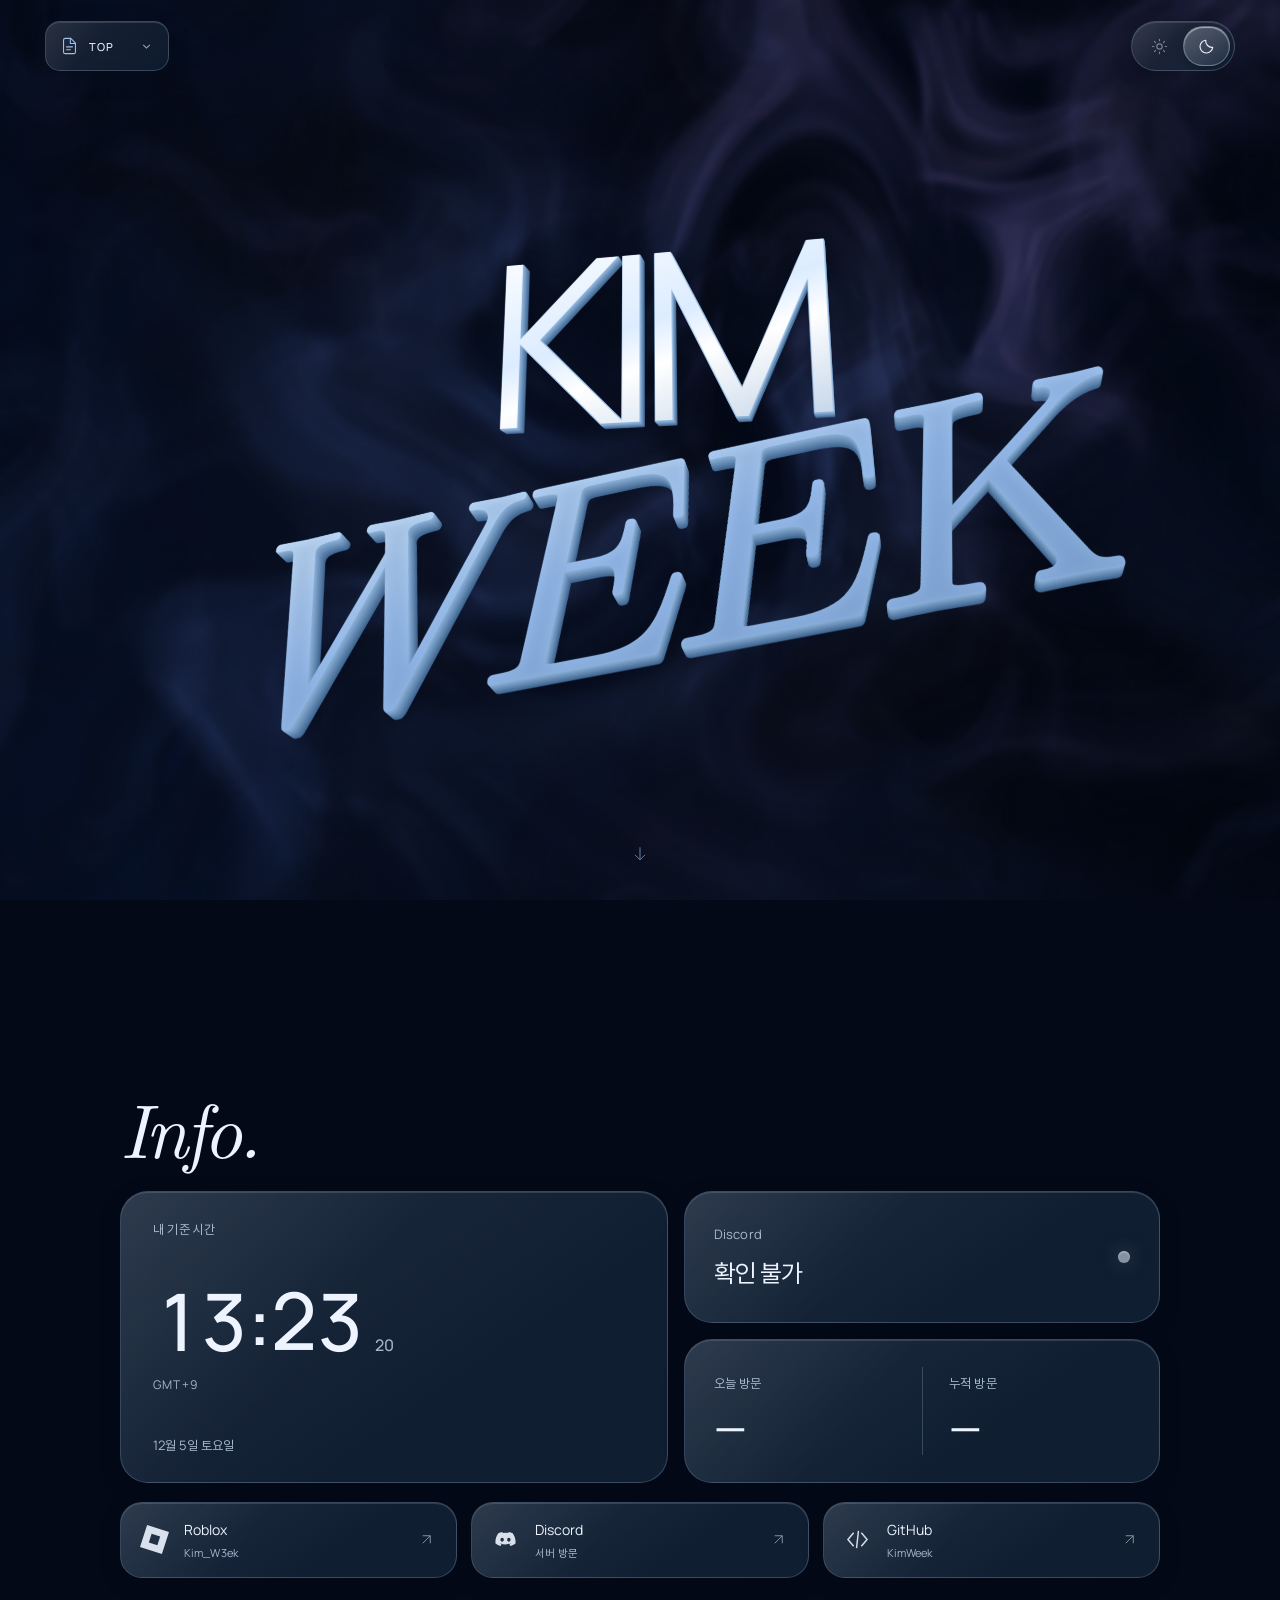
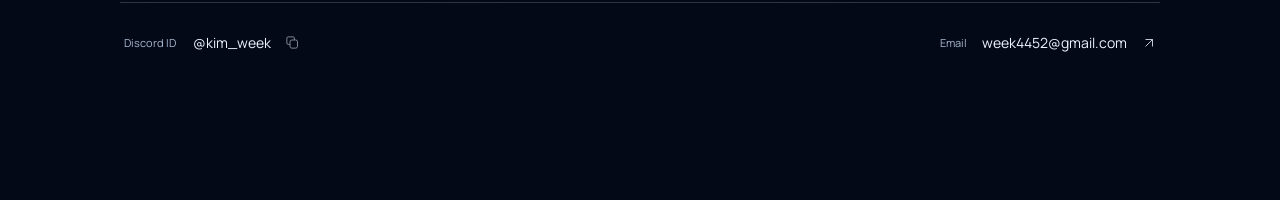
<file: backups/pre-release-20261017/index.html>
<!doctype html>
<html lang="ko">
<head>
  <meta charset="utf-8">
  <meta name="viewport" content="width=device-width,initial-scale=1,viewport-fit=cover">
  <meta name="theme-color" content="#030917">
  <meta name="description" content="KIM WEEK — Portfolio">
  <title>KIM WEEK — Portfolio</title>
  <link rel="icon" type="image/svg+xml" href="/assets/favicon.svg">
  <link rel="stylesheet" href="/assets/lenis.css">
  <link rel="preload" href="/assets/editorial-serif.otf" as="font" type="font/otf" crossorigin>
  <link rel="preload" href="/assets/manrope.woff" as="font" type="font/woff" crossorigin>
  <style>
    @font-face {
      font-family: Editorial Serif;
      src: url("/assets/editorial-serif.otf") format("opentype");
      font-weight: 400;
      font-style: italic;
      font-display: swap;
    }
    @font-face {
      font-family: Editorial Sans;
      src: url("/assets/editorial-sans.otf") format("opentype");
      font-weight: 400;
      font-style: normal;
      font-display: swap;
    }
    :root {
      color-scheme: dark;
      --bg: #030917;
      --ink: #edf4ff;
      --accent: #9abff0;
      --star: #d9eaff;
      --star-bright: #f4f8ff;
      --nebula: rgba(27, 86, 169, .17);
      --nebula-edge: rgba(25, 58, 130, .16);
      --glass: rgba(133, 179, 234, .065);
      --glass-border: rgba(192, 220, 255, .21);
      --glass-highlight: rgba(238, 247, 255, .23);
      --type-top: #ffffff;
      --type-middle: #dcecff;
      --type-bottom: #94b3d6;
      --type-blue-top: #d7ecff;
      --type-blue-bottom: #80a6d5;
      --type-sheen: rgba(255, 255, 255, .6);
      --solid-front: #aacff5;
      --solid-back: #254d78;
      --px: 0;
      --py: 0;
      --gutter: clamp(21px, 3.5vw, 64px);
    }
    * { box-sizing: border-box; }
    html { background: var(--bg); }
    body {
      margin: 0;
      overflow: visible;
      color: var(--ink);
      background: var(--bg);
      font-family: "Editorial Sans", Arial, sans-serif;
      -webkit-font-smoothing: antialiased;
    }
    body[data-theme="light"] {
      color-scheme: light;
      --bg: #dce8f5;
      --ink: #102942;
      --accent: #4475a7;
      --star: #638ab4;
      --star-bright: #4877a7;
      --nebula: rgba(125, 176, 231, .25);
      --nebula-edge: rgba(161, 196, 232, .30);
      --glass: rgba(248, 252, 255, .3);
      --glass-border: rgba(255, 255, 255, .65);
      --glass-highlight: rgba(255, 255, 255, .8);
      --type-top: #132f4d;
      --type-middle: #3a648d;
      --type-bottom: #183b60;
      --type-blue-top: #326491;
      --type-blue-bottom: #5b83ab;
      --type-sheen: rgba(220, 240, 255, .35);
      --solid-front: #87a4c2;
      --solid-back: #365c80;
    }
    button { -webkit-tap-highlight-color: transparent; }
    :is(button, a, [tabindex]):focus-visible { outline: 2px solid var(--accent); outline-offset: 5px; }
    ::selection { color: var(--bg); background: var(--accent); }
    .icon-defs { position: absolute; width: 0; height: 0; overflow: hidden; }
    .spark { display: block; width: 100%; height: 100%; fill: currentColor; }
    .page {
      position: relative;
      width: 100%;
      min-height: 100dvh;
      overflow: clip;
      isolation: isolate;
      background: var(--bg);
    }
    .atmosphere {
      position: absolute;
      z-index: -4;
      inset: -15%;
      pointer-events: none;
      background:
        radial-gradient(ellipse 36% 31% at 66% 60%, var(--nebula), transparent 100%),
        radial-gradient(ellipse 35% 44% at 22% 31%, var(--nebula-edge), transparent 100%),
        radial-gradient(ellipse 65% 22% at 60% 90%, var(--nebula-edge), transparent 100%);
      animation: nebula-drift 36s ease-in-out infinite alternate;
    }
    .atmosphere::after {
      content: "";
      position: absolute;
      inset: 18% -10%;
      opacity: .62;
      transform: rotate(-28deg);
      background: radial-gradient(ellipse 48% 20% at 50% 50%, var(--nebula), transparent 100%);
      filter: blur(30px);
    }
    @keyframes nebula-drift {
      from { transform: translate3d(-1.5%, 1%, 0) scale(1); }
      to { transform: translate3d(3%, -2%, 0) scale(1.05); }
    }
    #nebula {
      position: absolute;
      z-index: -3;
      inset: 0;
      width: 100%;
      height: 100%;
      opacity: 0;
      pointer-events: none;
      transition: opacity 1.2s ease;
    }
    #nebula.is-ready { opacity: 1; }
    .sky { position: absolute; z-index: -2; inset: 0; pointer-events: none; }
    .topbar {
      position: absolute;
      z-index: 5;
      inset: 0 0 auto;
      display: flex;
      justify-content: space-between;
      align-items: center;
      padding: 26px var(--gutter);
      pointer-events: none;
    }
    .glass {
      --glass-x: 0px;
      --glass-y: 0px;
      --glass-rx: 0deg;
      --glass-ry: 0deg;
      --glass-sx: 1;
      --glass-sy: 1;
      --glass-gx: 38%;
      --glass-gy: 12%;
      --glass-energy: 0;
      position: relative;
      overflow: hidden;
      border: 1px solid var(--glass-border);
      border-radius: 999px;
      background:
        linear-gradient(150deg, rgba(235, 247, 255, .085), rgba(221, 240, 255, .018) 45%, rgba(130, 184, 246, .045)),
        rgba(140, 183, 230, .035);
      -webkit-backdrop-filter: blur(2px) saturate(170%) brightness(1.06);
      backdrop-filter: blur(2px) saturate(170%) brightness(1.06);
      box-shadow:
        inset 0 1px 0 rgba(245, 251, 255, .28),
        inset 1px 0 1px rgba(238, 249, 255, .08),
        inset 0 -1px 0 rgba(171, 212, 255, .14),
        0 5px 18px rgba(0, 5, 17, .15),
        0 1px 4px rgba(0, 5, 17, .08);
      transform: perspective(650px) translate3d(var(--glass-x), var(--glass-y), 0) rotateX(var(--glass-rx)) rotateY(var(--glass-ry)) scale(var(--glass-sx), var(--glass-sy));
      pointer-events: auto;
    }
    .glass::before {
      content: "";
      position: absolute;
      inset: 0;
      padding: 1px;
      border-radius: inherit;
      background: conic-gradient(from calc(25deg + var(--glass-ry) * 3), rgba(255, 255, 255, .04), rgba(255, 255, 255, .65) 18%, rgba(209, 236, 255, .08) 35%, rgba(255, 255, 255, .03) 56%, rgba(191, 223, 255, .38) 77%, rgba(255, 255, 255, .06));
      -webkit-mask: linear-gradient(#fff 0 0) content-box, linear-gradient(#fff 0 0);
      mask: linear-gradient(#fff 0 0) content-box, linear-gradient(#fff 0 0);
      -webkit-mask-composite: xor;
      mask-composite: exclude;
      pointer-events: none;
    }
    .glass::after {
      content: "";
      position: absolute;
      inset: 0;
      border-radius: inherit;
      background: radial-gradient(ellipse at var(--glass-gx) var(--glass-gy), rgba(239, 250, 255, .6), transparent 62%);
      opacity: calc(.12 + var(--glass-energy) * .25);
      pointer-events: none;
    }
    .brand {
      display: flex;
      align-items: center;
      gap: 10px;
      min-height: 50px;
      padding: 0 20px 0 16px;
      color: var(--ink);
      font: inherit;
      cursor: pointer;
    }
    .brand-icon { width: 17px; height: 17px; color: var(--accent); }
    .brand-word { padding-top: 2px; font-size: 10px; letter-spacing: .16em; text-transform: uppercase; }
    .theme-toggle {
      display: grid;
      grid-template-columns: 1fr 1fr;
      place-items: center;
      width: 104px;
      height: 50px;
      padding: 4px;
      color: var(--ink);
      cursor: pointer;
      pointer-events: auto;
    }
    .theme-knob {
      position: absolute;
      top: 4px;
      bottom: 4px;
      left: 4px;
      width: 46px;
      border-radius: 999px;
      border: 1px solid rgba(239, 249, 255, .28);
      background: linear-gradient(145deg, rgba(243, 250, 255, .22), rgba(218, 238, 255, .065));
      box-shadow: inset 0 1px 0 rgba(255, 255, 255, .27), 0 2px 6px rgba(0, 8, 24, .12);
      transform: translate3d(var(--knob-x, 50px), 0, 0) scale(var(--knob-sx, 1), var(--knob-sy, 1));
      pointer-events: none;
    }
    .mode-icon {
      position: relative;
      z-index: 1;
      width: 17px;
      height: 17px;
      fill: none;
      stroke: currentColor;
      stroke-width: 1.6;
      stroke-linecap: round;
      stroke-linejoin: round;
      opacity: .45;
    }
    .mode-moon, body[data-theme="light"] .mode-sun { opacity: 1; }
    body[data-theme="light"] .mode-moon { opacity: .45; }
    body[data-theme="light"] .theme-toggle { --knob-x: 0px; }
    body[data-theme="light"] .glass { background-color: rgba(245, 251, 255, .19); }
    .scene-track {
      position: relative;
    }
    .hero { position: relative; height: 100svh; height: 100dvh; }
    .title-wrap {
      position: absolute;
      top: 50%;
      left: 50%;
      width: min(82vw, 1140px);
      transform: translate(-50%, calc(-50% + var(--center-y, 0px))) scale(var(--title-scale, 1));
    }
    .name {
      position: relative;
      display: flex;
      flex-direction: column;
      margin: 0;
      font-weight: 400;
    }
    .name-first-scene {
      position: relative;
      display: block;
      width: max-content;
      align-self: center;
      perspective: 1050px;
      perspective-origin: 50% 50%;
      transform: translateX(var(--center-x, 0px));
    }
    .name-first {
      position: relative;
      display: flow-root;
      padding-left: .085em;
      font-size: min(20vw, 27svh, 296px);
      line-height: .81;
      letter-spacing: -.085em;
      transform-style: preserve-3d;
      transform:
        translate3d(calc(var(--px) * -4px), calc(var(--py) * -2px), 0)
        rotateX(calc(18deg + var(--py) * 3deg))
        rotateY(calc(-13deg + var(--px) * 3deg));
    }
    .type-slice {
      position: absolute;
      inset: 0;
      display: block;
      padding: inherit;
      color: var(--solid-back);
      color: color-mix(in srgb, var(--solid-front) var(--slice-mix), var(--solid-back));
      -webkit-text-fill-color: currentColor;
      -webkit-text-stroke: .32px currentColor;
      white-space: pre;
      text-shadow: none;
      pointer-events: none;
      transform: translateZ(calc(-1 * var(--slice-depth)));
    }
    .type-slice-back {
      text-shadow: 0 7px 18px rgba(0, 5, 22, .25);
    }
    .type-face {
      position: relative;
      z-index: 1;
      display: block;
      padding: .22em .32em .28em .18em;
      margin: -.22em -.32em -.28em -.18em;
      color: var(--ink);
      transform: translateZ(.1px);
      -webkit-text-stroke: .18px rgba(225, 243, 255, .24);
      paint-order: stroke fill;
    }
    @supports ((background-clip: text) or (-webkit-background-clip: text)) {
      .type-face {
        background-image:
          linear-gradient(115deg, transparent 38%, var(--type-sheen) 49%, transparent 60%),
          linear-gradient(165deg, var(--type-top) 13%, var(--type-middle) 45%, var(--type-top) 56%, var(--type-bottom) 100%);
        background-size: 260% 100%, 100% 100%;
        background-position: 170% 0, 0 0;
        background-repeat: no-repeat;
        -webkit-background-clip: text;
        background-clip: text;
        -webkit-text-fill-color: transparent;
        animation: type-sheen 16s ease-in-out infinite;
      }
      .name-first .type-face {
        background-image:
          linear-gradient(112deg, transparent 35%, rgba(169, 216, 255, .18) 44%, rgba(255, 255, 255, .95) 51%, rgba(199, 231, 255, .25) 57%, transparent 65%),
          linear-gradient(165deg, var(--type-top) 13%, var(--type-middle) 45%, var(--type-top) 56%, var(--type-bottom) 100%);
        background-size: 240% 100%, 100% 100%;
        animation: kim-sheen 7.5s ease-in-out infinite;
      }
      .name-second .type-face {
        background-image:
          linear-gradient(115deg, transparent 38%, var(--type-sheen) 49%, transparent 60%),
          linear-gradient(170deg, var(--type-blue-top) 8%, var(--accent) 52%, var(--type-blue-bottom) 100%);
        animation-delay: -3s;
      }
    }
    @keyframes type-sheen {
      0%, 62% { background-position: 170% 0, 0 0; }
      88%, 100% { background-position: -70% 0, 0 0; }
    }
    @keyframes kim-sheen {
      0%, 8% {
        background-position: 150% 0, 0 0;
        filter: drop-shadow(0 0 3px rgba(161, 210, 255, .04));
      }
      29% {
        filter: drop-shadow(0 0 11px rgba(193, 230, 255, .23));
      }
      53%, 100% {
        background-position: -70% 0, 0 0;
        filter: drop-shadow(0 0 3px rgba(161, 210, 255, .04));
      }
    }
    .name-second-scene {
      position: relative;
      display: block;
      margin-top: -.065em;
      font-size: min(26vw, 35svh, 390px);
      perspective: 1050px;
      perspective-origin: 50% 40%;
      transform: translateX(var(--center-x, 0px));
    }
    .name-second {
      position: relative;
      display: flow-root;
      width: max-content;
      margin: 0 auto;
      padding-right: .18em;
      color: var(--accent);
      font-family: "Editorial Serif", Georgia, serif;
      font-size: inherit;
      font-style: italic;
      font-weight: 400;
      line-height: .82;
      letter-spacing: -.078em;
      transform-style: preserve-3d;
      transform-origin: 50% 45%;
      transform:
        translate3d(calc(var(--px) * 7px), calc(var(--py) * 3px), 0)
        rotateX(calc(33deg + var(--py) * 2deg))
        rotateY(calc(-14deg + var(--px) * 2deg))
        rotateZ(-5deg);
      text-shadow: 0 0 65px rgba(77, 136, 218, .075);
    }
    .name-second .type-face {
      color: var(--accent);
      text-shadow: 0 3px 15px rgba(13, 40, 78, .12);
    }
    .is-away .star,
    .is-away .star-layer,
    .is-away .star-rotating .spark,
    .is-away .star-traveler,
    .is-away .atmosphere,
    .is-away .type-face { animation-play-state: paused; }
    @media (max-width: 700px) {
      .topbar { padding-top: 21px; }
      .brand { min-height: 48px; padding-inline: 13px 16px; gap: 8px; }
      .brand-icon { width: 15px; height: 15px; }
      .brand-word { font-size: 9px; letter-spacing: .13em; }
      .title-wrap { width: 88vw; }
      .name-first { font-size: min(29vw, 25svh); line-height: .9; }
      .name-second-scene { font-size: min(36vw, 32svh); margin-top: -.045em; perspective: 700px; }
      .name-second { line-height: 1; letter-spacing: -.085em; padding-right: .2em; }
    }
    @media (max-height: 500px) and (orientation: landscape) {
      .topbar { padding-top: 15px; }
      .name-first { font-size: min(20vw, 25svh); }
      .name-second-scene { font-size: min(26vw, 32svh); }
    }
    @media (prefers-reduced-motion: reduce) {
      *, *::before, *::after { animation: none !important; transition: none !important; }
      .star-layer { will-change: auto; }
      .star-traveler { left: var(--still-x); top: var(--still-y); }
      .star-trail { display: none; }
    }
  </style>
  <link rel="stylesheet" href="/assets/info.css">
  <link rel="stylesheet" href="/assets/material.css">
</head>
<body>
  <svg class="icon-defs" xmlns="http://www.w3.org/2000/svg" aria-hidden="true">
    <symbol id="spark" viewBox="0 0 100 100">
      <path d="M50 0C49.4 31 48.3 43.2 43.8 47.4C39.3 49.2 27.2 49.5 0 50C27.2 50.5 39.3 50.8 43.8 52.6C48.3 56.8 49.4 69 50 100C50.6 69 51.7 56.8 56.2 52.6C60.7 50.8 72.8 50.5 100 50C72.8 49.5 60.7 49.2 56.2 47.4C51.7 43.2 50.6 31 50 0Z"/>
    </symbol>
  </svg>
  <main class="page" id="top">
    <div class="universe" aria-hidden="true">
    <div class="atmosphere" aria-hidden="true"></div>
    <canvas id="nebula" aria-hidden="true"></canvas>
    <div class="sky" aria-hidden="true"></div>
    </div>
    <header class="topbar">
      <div class="section-nav" id="section-nav">
        <button class="brand glass" id="info-toggle" type="button" aria-label="TOP · 목차 열기" aria-controls="section-index" aria-expanded="false">
          <svg class="document-icon" viewBox="0 0 20 22" fill="none" stroke="currentColor" stroke-width="1.25" stroke-linecap="round" stroke-linejoin="round" aria-hidden="true"><path d="M11.5 2H5a2 2 0 0 0-2 2v14a2 2 0 0 0 2 2h10a2 2 0 0 0 2-2V7.5L11.5 2Z"/><path d="M11 2v6h6M6.5 12h7M6.5 15.5h4.5"/></svg>
          <span class="chapter-label" id="current-section" aria-hidden="true">TOP</span>
          <svg class="index-chevron" viewBox="0 0 16 16" fill="none" stroke="currentColor" stroke-width="1.3" aria-hidden="true"><path d="m4 6 4 4 4-4"/></svg>
        </button>
        <nav class="toc-sheet" id="section-index" aria-label="문서 목차" data-lenis-prevent hidden>
          <div class="toc-caption">목차</div>
          <ol class="toc-list">
            <li><a class="toc-link" href="#top" data-section-link data-label="TOP" aria-current="location"><span class="toc-number" aria-hidden="true"></span><span>TOP</span><span class="toc-marker" aria-hidden="true"></span></a></li>
            <li><a class="toc-link" href="#info" data-section-link data-label="INFO"><span class="toc-number" aria-hidden="true"></span><span>INFO</span><span class="toc-marker" aria-hidden="true"></span></a></li>
          </ol>
        </nav>
      </div>
      <button class="theme-toggle glass" type="button" aria-label="어두운 테마" aria-pressed="true" title="테마 전환">
        <span class="theme-knob" aria-hidden="true"></span>
        <svg class="mode-icon mode-sun" viewBox="0 0 24 24" aria-hidden="true"><circle cx="12" cy="12" r="3.8"/><path d="M12 2v2m0 16v2M2 12h2m16 0h2M4.9 4.9l1.5 1.5m11.2 11.2 1.5 1.5M4.9 19.1l1.5-1.5M17.6 6.4l1.5-1.5"/></svg>
        <svg class="mode-icon mode-moon" viewBox="0 0 24 24" aria-hidden="true"><path d="M20.8 13.1A8.9 8.9 0 0 1 10.9 3.2 9 9 0 1 0 20.8 13.1Z"/></svg>
      </button>
    </header>
    <div class="scene-track">
    <section class="hero" id="intro" aria-labelledby="portfolio-title">
      <div class="title-wrap">
        <h1 class="name" id="portfolio-title" aria-label="Kim Week">
          <span class="name-first-scene" aria-hidden="true"><span class="name-first" data-word="KIM" data-depth=".085"><span class="type-face">KIM</span></span></span>
          <span class="name-second-scene" aria-hidden="true"><span class="name-second" data-word="WEEK" data-depth=".068"><span class="type-face">WEEK</span></span></span>
        </h1>
      </div>
      <button class="scroll-cue" type="button" aria-label="아래로 이동해 정보 보기" data-open-info><svg viewBox="0 0 24 24" fill="none" stroke="currentColor" stroke-width="1.2" aria-hidden="true"><path d="M12 4v15m-6-6 6 6 6-6"/></svg></button>
    </section>
    <section class="info-scene" id="info" aria-labelledby="info-title">
      <div class="info-content">
        <h2 class="info-heading" id="info-title" tabindex="-1">Info.</h2>
        <div class="info-board">
          <div class="info-panel glass-panel time-panel">
            <div class="clock-orbit" aria-hidden="true"><i></i><i></i><svg class="spark"><use href="#spark"/></svg></div>
            <div class="time-heading"><span class="info-label">내 기준 시간</span></div>
            <button class="clock-button" type="button" id="clock-button" aria-label="서울 기준 시간 · 12시간 표시로 전환" title="12시간 / 24시간 전환">
              <span class="clock-main"><span class="clock-period" id="clock-period" aria-hidden="true"></span><time class="clock-value" id="clock-value">—:—</time><span class="clock-seconds" id="clock-seconds" aria-hidden="true">00</span></span>
              <span class="clock-meta" id="clock-meta">GMT+9</span>
            </button>
            <span class="clock-date" id="clock-date"></span>
          </div>
          <div class="info-panel glass-panel presence-panel">
            <div><span class="info-label">Discord</span><div class="presence-word" id="discord-status" role="status" aria-live="polite">확인 중</div></div>
            <span class="status-orb" id="status-orb" aria-hidden="true"></span>
          </div>
          <div class="info-panel glass-panel visits-panel">
            <div class="visit-item"><span class="info-label">오늘 방문</span><strong class="visit-value" id="today-visits">—</strong></div>
            <div class="visit-item"><span class="info-label">누적 방문</span><strong class="visit-value" id="total-visits">—</strong></div>
          </div>
          <nav class="info-links" aria-label="프로필 링크">
            <a class="info-link glass" href="https://www.roblox.com/users/3301201431/profile" target="_blank" rel="noopener noreferrer"><span class="link-mark roblox-mark" aria-hidden="true"></span><span class="link-copy"><span>Roblox</span><small>Kim_W3ek</small></span><svg class="link-arrow" viewBox="0 0 24 24" fill="none" stroke="currentColor" stroke-width="1.4" aria-hidden="true"><path d="M6 18 18 6M6 6h12v12"/></svg></a>
            <a class="info-link glass" href="https://discord.gg/qmwMGWMcFZ" target="_blank" rel="noopener noreferrer"><svg class="link-mark" viewBox="0 0 24 24" fill="currentColor" aria-hidden="true"><path d="M19.5 5.5a18 18 0 0 0-4.2-1.3l-.5 1a15 15 0 0 0-5.6 0l-.5-1a18 18 0 0 0-4.2 1.3C1.9 9.2 1.2 12.8 1.6 16.3a17 17 0 0 0 5.2 2.6l1.1-1.8-1.5-.7.4-.3a13.9 13.9 0 0 0 10.4 0l.4.3-1.5.7 1.1 1.8a17 17 0 0 0 5.2-2.6c.5-4.1-.8-7.7-2.9-10.8ZM8.5 14.3c-1 0-1.8-.9-1.8-2s.8-2 1.8-2 1.8.9 1.8 2-.8 2-1.8 2Zm7 0c-1 0-1.8-.9-1.8-2s.8-2 1.8-2 1.8.9 1.8 2-.8 2-1.8 2Z"/></svg><span class="link-copy"><span>Discord</span><small>서버 방문</small></span><svg class="link-arrow" viewBox="0 0 24 24" fill="none" stroke="currentColor" stroke-width="1.4" aria-hidden="true"><path d="M6 18 18 6M6 6h12v12"/></svg></a>
            <a class="info-link glass" href="https://github.com/KimWeek" target="_blank" rel="noopener noreferrer"><svg class="link-mark" viewBox="0 0 24 24" fill="none" stroke="currentColor" stroke-width="1.5" aria-hidden="true"><path d="m8 5-6 7 6 7m8-14 6 7-6 7m-3-16-2 18"/></svg><span class="link-copy"><span>GitHub</span><small>KimWeek</small></span><svg class="link-arrow" viewBox="0 0 24 24" fill="none" stroke="currentColor" stroke-width="1.4" aria-hidden="true"><path d="M6 18 18 6M6 6h12v12"/></svg></a>
          </nav>
        </div>
        <div class="info-contacts">
          <button class="copy-id" id="copy-discord" type="button" aria-label="Discord ID kim_week 복사"><span class="contact-kind">Discord ID</span><span id="discord-id">@kim_week</span><svg viewBox="0 0 24 24" fill="none" stroke="currentColor" stroke-width="1.4" aria-hidden="true"><rect x="8" y="8" width="12" height="13" rx="3"/><path d="M15 8V5a2 2 0 0 0-2-2H5a2 2 0 0 0-2 2v8a2 2 0 0 0 2 2h3"/></svg></button>
          <a class="contact-email" id="contact-email" href="mailto:week4452@gmail.com"><span class="contact-kind">Email</span><span>week4452@gmail.com</span><svg viewBox="0 0 24 24" fill="none" stroke="currentColor" stroke-width="1.4" aria-hidden="true"><path d="M6 18 18 6M6 6h12v12"/></svg></a>
        </div>
      </div>
    </section>
    </div>
  </main>
  <div class="copy-notice" id="copy-notice" role="status" aria-live="polite"></div>
  <script>
    const root = document.documentElement;
    const page = document.querySelector(".page");
    const motionQuery = matchMedia("(prefers-reduced-motion: reduce)");
    const finePointer = matchMedia("(pointer: fine)");
    const compact = matchMedia("(max-width: 700px)").matches;
    document.querySelectorAll("[data-word]").forEach((word) => {
      const face = word.querySelector(".type-face");
      const layerCount = compact ? 16 : 20;
      const depth = Number(word.dataset.depth);
      for (let index = layerCount; index >= 1; index -= 1) {
        const ratio = index / layerCount;
        const slice = document.createElement("span");
        slice.className = "type-slice" + (index === layerCount ? " type-slice-back" : "");
        slice.textContent = word.dataset.word;
        slice.setAttribute("aria-hidden", "true");
        slice.style.setProperty("--slice-depth", `${(depth * ratio).toFixed(6)}em`);
        slice.style.setProperty("--slice-mix", `${(18 + (1 - ratio) * 64).toFixed(2)}%`);
        word.insertBefore(slice, face);
      }
    });
    let frame = 0;
    let pointerX = 0;
    let pointerY = 0;
    function paintPointer() {
      root.style.setProperty("--px", pointerX.toFixed(3));
      root.style.setProperty("--py", pointerY.toFixed(3));
      frame = 0;
    }
    page.addEventListener("pointermove", (event) => {
      if (motionQuery.matches || !finePointer.matches) return;
      pointerX = event.clientX / innerWidth - .5;
      pointerY = event.clientY / innerHeight - .5;
      if (!frame) frame = requestAnimationFrame(paintPointer);
    }, { passive: true });
    page.addEventListener("pointerleave", () => {
      pointerX = 0;
      pointerY = 0;
      if (!frame) frame = requestAnimationFrame(paintPointer);
    });
    motionQuery.addEventListener("change", () => {
      if (motionQuery.matches) {
        pointerX = 0;
        pointerY = 0;
        paintPointer();
      }
    });
    document.addEventListener("visibilitychange", () => page.classList.toggle("is-away", document.hidden));

    const themeButton = document.querySelector(".theme-toggle");
    function applyTheme(light) {
      document.body.dataset.theme = light ? "light" : "dark";
      themeButton.setAttribute("aria-label", "어두운 테마");
      themeButton.setAttribute("aria-pressed", String(!light));
      document.querySelector('meta[name="theme-color"]').content = light ? "#f5f4f0" : "#030917";
      dispatchEvent(new CustomEvent("portfolio-themechange", { detail: { light } }));
    }
    try { applyTheme(localStorage.getItem("kw-portfolio-theme") === "light"); } catch {}
    themeButton.addEventListener("click", () => {
      const light = document.body.dataset.theme !== "light";
      applyTheme(light);
      try { localStorage.setItem("kw-portfolio-theme", light ? "light" : "dark"); } catch {}
    });
  </script>
  <script type="module" src="/assets/space.js"></script>
  <script type="module" src="/assets/stars.js"></script>
  <script type="module" src="/assets/liquid.js"></script>
  <script type="module" src="/assets/info.js"></script>
  <script type="module" src="/assets/typography.js"></script>
  <script type="module" src="/assets/scene.js"></script>
  <script data-goatcounter="https://kimweek.goatcounter.com/count" async src="https://gc.zgo.at/count.js"></script>
</body>
</html>
</file>
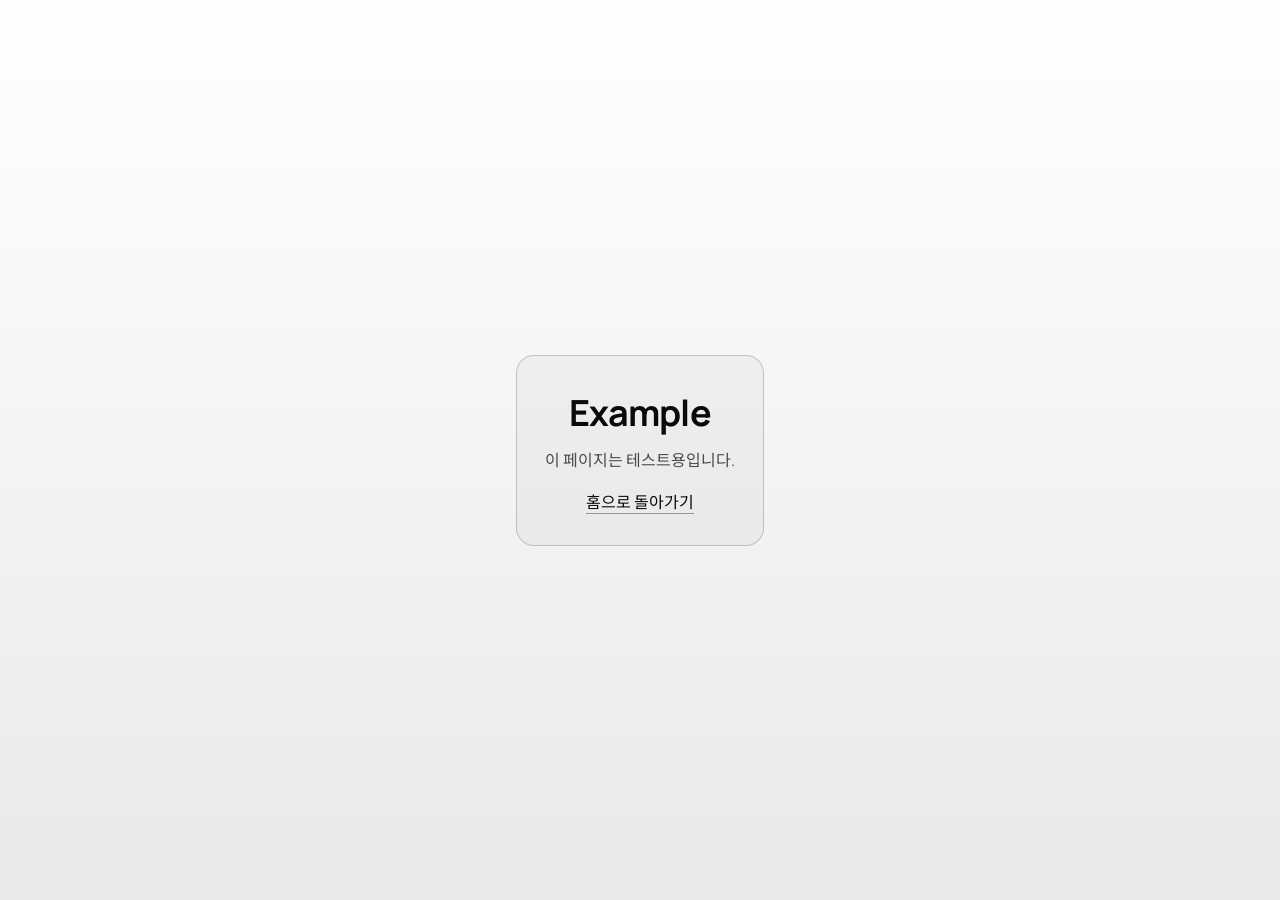
<file: previous/example/index.html>
﻿<!DOCTYPE html>
<html lang="ko">
<head>
  <meta charset="UTF-8" />
  <meta name="viewport" content="width=device-width, initial-scale=1.0" />
  <title>김위크 | 김위크의 테스트</title>
  <link rel="preconnect" href="https://fonts.googleapis.com" />
  <link rel="preconnect" href="https://fonts.gstatic.com" crossorigin />
  <link href="https://fonts.googleapis.com/css2?family=Manrope:wght@400;600;700&family=Noto+Sans+KR:wght@400;500;700&display=swap" rel="stylesheet" />
  <style>
    :root {
      --bg-top: #0a0a0a;
      --bg-bottom: #1a1a1a;
      --ink: #f5f5f5;
      --muted: #b9b9b9;
    }

    * { box-sizing: border-box; }

    body {
      margin: 0;
      font-family: "Manrope", "Noto Sans KR", sans-serif;
      color: var(--ink);
      background: linear-gradient(180deg, var(--bg-top), var(--bg-bottom));
      min-height: 100vh;
      display: grid;
      place-items: center;
    }

    .card {
      text-align: center;
      padding: 32px 28px;
      border-radius: 18px;
      border: 1px solid rgba(255, 255, 255, 0.18);
      background: rgba(255, 255, 255, 0.04);
      max-width: 420px;
    }

    h1 {
      margin: 0 0 10px;
      font-size: 36px;
      letter-spacing: -0.02em;
    }

    p {
      margin: 0 0 18px;
      color: var(--muted);
    }

    a {
      color: inherit;
      text-decoration: none;
      border-bottom: 1px solid rgba(255, 255, 255, 0.35);
    }

    @media (prefers-color-scheme: light) {
      :root {
        --bg-top: #ffffff;
        --bg-bottom: #e9e9e9;
        --ink: #0a0a0a;
        --muted: #4b4b4b;
      }

      .card {
        border-color: rgba(0, 0, 0, 0.18);
        background: rgba(0, 0, 0, 0.03);
      }

      a {
        border-bottom-color: rgba(0, 0, 0, 0.35);
      }
    }
  </style>
</head>
<body>
  <div class="card">
    <h1>Example</h1>
    <p>이 페이지는 테스트용입니다.</p>
    <a href="/">홈으로 돌아가기</a>
  </div>
</body>
</html>
</file>
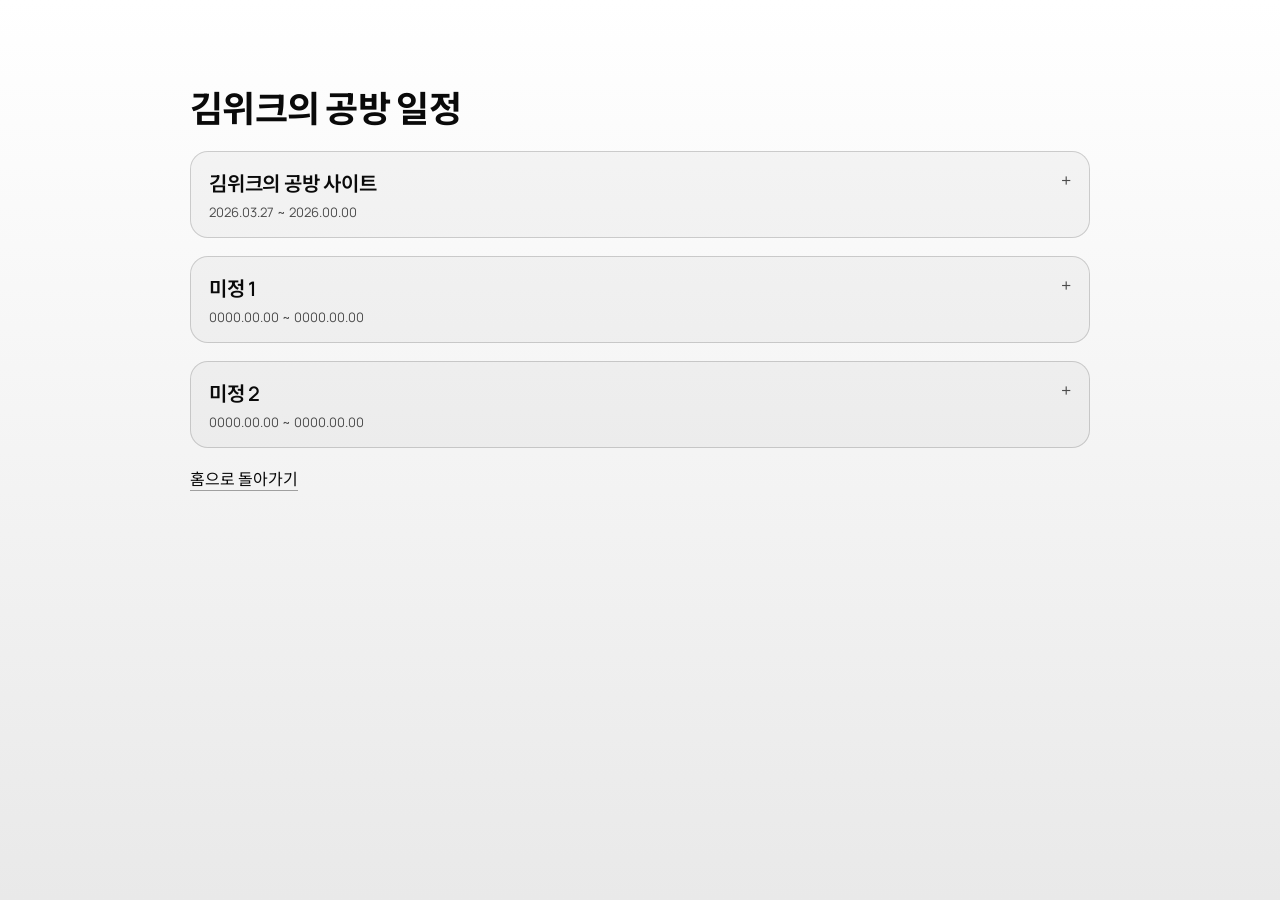
<file: previous/schedule/index.html>
﻿<!DOCTYPE html>
<html lang="ko">
<head>
  <meta charset="UTF-8" />
  <meta name="viewport" content="width=device-width, initial-scale=1.0" />
  <title>김위크 | 김위크의 공방</title>
  <link rel="preconnect" href="https://fonts.googleapis.com" />
  <link rel="preconnect" href="https://fonts.gstatic.com" crossorigin />
  <link href="https://fonts.googleapis.com/css2?family=Manrope:wght@400;600;700&family=Noto+Sans+KR:wght@400;500;700&display=swap" rel="stylesheet" />
  <style>
    :root {
      --bg-top: #0a0a0a;
      --bg-bottom: #1a1a1a;
      --ink: #f5f5f5;
      --muted: #b9b9b9;
    }

    * { box-sizing: border-box; }

    body {
      margin: 0;
      font-family: "Manrope", "Noto Sans KR", sans-serif;
      color: var(--ink);
      background: linear-gradient(180deg, var(--bg-top), var(--bg-bottom));
      min-height: 100vh;
      padding: 80px 24px 120px;
      overflow-y: scroll;
      scrollbar-gutter: stable;
    }

    .wrap {
      max-width: 900px;
      margin: 0 auto;
      display: grid;
      gap: 18px;
    }

    h1 {
      margin: 0;
      font-size: 36px;
      letter-spacing: -0.02em;
      animation: rise 0.9s ease forwards;
      opacity: 0;
    }

    .project-card {
      border-radius: 18px;
      border: 1px solid rgba(255, 255, 255, 0.16);
      background: rgba(255, 255, 255, 0.04);
      overflow: hidden;
      animation: fadeIn 0.9s ease forwards;
      opacity: 0;
    }

    .project-card:nth-of-type(1) { animation-delay: 0.2s; }
    .project-card:nth-of-type(2) { animation-delay: 0.3s; }
    .project-card:nth-of-type(3) { animation-delay: 0.4s; }

    .project-card summary {
      list-style: none;
      cursor: pointer;
      padding: 16px 18px;
      display: grid;
      gap: 6px;
    }

    .project-card summary::-webkit-details-marker {
      display: none;
    }

    .project-card summary::after {
      content: "+";
      position: absolute;
      right: 18px;
      top: 16px;
      font-size: 18px;
      color: var(--muted);
    }

    .project-card summary {
      position: relative;
    }

    .project-card[open] summary::after {
      content: "–";
    }

    .project-card .content {
      padding: 0 18px 18px;
      display: grid;
      gap: 14px;
      display: grid;
      gap: 14px;
    }

    details:not([open]) .content {
      display: none;
    }

    .thumb {
      width: 100%;
      aspect-ratio: 16 / 9;
      border-radius: 14px;
      border: 1px solid rgba(255, 255, 255, 0.2);
      background: linear-gradient(135deg, rgba(255, 255, 255, 0.12), rgba(255, 255, 255, 0.02));
      display: grid;
      place-items: center;
      color: var(--muted);
      font-size: 14px;
    }

    .meta {
      display: grid;
      gap: 8px;
    }

    .name {
      font-size: 20px;
      font-weight: 600;
      letter-spacing: -0.01em;
    }

    .desc {
      margin: 0;
      color: var(--muted);
      line-height: 1.6;
      font-size: 15px;
    }

    .period {
      font-size: 13px;
      color: var(--muted);
    }


    a {
      color: inherit;
      text-decoration: none;
      border-bottom: 1px solid rgba(255, 255, 255, 0.35);
      width: fit-content;
      animation: fadeIn 0.9s ease forwards;
      opacity: 0;
      animation-delay: 0.55s;
    }

    @media (prefers-color-scheme: light) {
      :root {
        --bg-top: #ffffff;
        --bg-bottom: #e9e9e9;
        --ink: #0a0a0a;
        --muted: #4b4b4b;
      }

      .project-card {
        border-color: rgba(0, 0, 0, 0.16);
        background: rgba(0, 0, 0, 0.03);
      }

      .thumb {
        border-color: rgba(0, 0, 0, 0.16);
        background: linear-gradient(135deg, rgba(0, 0, 0, 0.08), rgba(0, 0, 0, 0.02));
      }


      a {
        border-bottom-color: rgba(0, 0, 0, 0.35);
      }
    }

    @keyframes rise {
      from {
        transform: translateY(16px);
        opacity: 0;
      }
      to {
        transform: translateY(0);
        opacity: 1;
      }
    }

    @keyframes fadeIn {
      from { opacity: 0; }
      to { opacity: 1; }
    }
  </style>
</head>
<body>
  <div class="wrap">
    <h1>김위크의 공방 일정</h1>
    <details class="project-card">
      <summary>
        <div class="name">김위크의 공방 사이트</div>
        <div class="period">2026.03.27 ~ 2026.00.00</div>
      </summary>
      <div class="content">
        <div class="thumb">16:9 이미지 자리</div>
        <div class="meta">
          <p class="desc">김위크의 대한 사실들을 알려드리기 위한 사이트입니다.</p>
        </div>
      </div>
    </details>
    <details class="project-card">
      <summary>
        <div class="name">미정 1</div>
        <div class="period">0000.00.00 ~ 0000.00.00</div>
      </summary>
      <div class="content">
        <div class="thumb">16:9 이미지 자리</div>
        <div class="meta">
          <p class="desc">곧 내용이 추가될 예정입니다.</p>
        </div>
      </div>
    </details>
    <details class="project-card">
      <summary>
        <div class="name">미정 2</div>
        <div class="period">0000.00.00 ~ 0000.00.00</div>
      </summary>
      <div class="content">
        <div class="thumb">16:9 이미지 자리</div>
        <div class="meta">
          <p class="desc">곧 내용이 추가될 예정입니다.</p>
        </div>
      </div>
    </details>
    <a href="/">홈으로 돌아가기</a>
  </div>
</body>
</html>
</file>
<file: current/assets/release-d693f8203a38/lenis.css>
html.lenis,
html.lenis body {
  height: auto;
}

.lenis:not(.lenis-autoToggle).lenis-stopped {
  overflow: clip;
}

.lenis [data-lenis-prevent],
.lenis [data-lenis-prevent-wheel],
.lenis [data-lenis-prevent-touch],
.lenis [data-lenis-prevent-vertical],
.lenis [data-lenis-prevent-horizontal] {
  overscroll-behavior: contain;
}

.lenis.lenis-smooth iframe {
  pointer-events: none;
}

.lenis.lenis-autoToggle {
  transition-property: overflow;
  transition-duration: 1ms;
  transition-behavior: allow-discrete;
}
</file>
<file: current/assets/release-d693f8203a38/info.css>
.topbar { padding-top: max(21px, env(safe-area-inset-top)); }
.brand-icon { transition: transform .4s ease; }
.page[data-view="info"] .brand-icon { transform: rotate(90deg); }
.page[data-view="info"] .type-face { animation-play-state: paused; }
.scroll-cue {
  position: absolute;
  bottom: max(24px, env(safe-area-inset-bottom));
  left: 50%;
  display: grid;
  place-items: center;
  width: 44px;
  height: 44px;
  padding: 0;
  border: 0;
  background: transparent;
  color: var(--accent);
  transform: translateX(-50%);
  cursor: pointer;
  opacity: .65;
}
.scroll-cue svg { width: 20px; height: 20px; }
.info-scene {
  position: relative;
  width: 100%;
  min-height: 100svh;
  min-height: 100dvh;
  overflow: visible;
  padding: max(108px, calc(env(safe-area-inset-top) + 88px)) var(--gutter) max(36px, env(safe-area-inset-bottom));
  color: var(--ink);
  font-family: Arial, "Apple SD Gothic Neo", "Malgun Gothic", sans-serif;
  -webkit-overflow-scrolling: touch;
}
.info-content { width: min(100%, 1020px); margin: 0 auto; }
.info-heading {
  margin: 0 0 24px;
  font-family: "Editorial Serif", Georgia, serif;
  font-size: clamp(48px, 5.5vw, 76px);
  font-weight: 400;
  font-style: italic;
  line-height: 1;
  letter-spacing: -.06em;
}
.info-board { display: grid; grid-template-columns: 1.15fr 1fr; gap: 14px; }
.info-panel {
  position: relative;
  min-width: 0;
  border: 1px solid rgba(198, 221, 255, .16);
  border-radius: 26px;
  background: linear-gradient(135deg, rgba(180, 211, 255, .065), rgba(79, 126, 184, .025)), rgba(4, 13, 28, .30);
  -webkit-backdrop-filter: blur(14px) saturate(125%);
  backdrop-filter: blur(14px) saturate(125%);
  box-shadow: inset 0 1px 0 rgba(235, 246, 255, .07), 0 12px 40px rgba(0, 4, 14, .08);
}
.info-label { display: block; font-size: 11px; font-weight: 400; letter-spacing: .03em; opacity: .57; }
.time-panel { grid-row: span 2; padding: 28px 32px; display: flex; flex-direction: column; justify-content: space-between; min-height: 260px; }
.clock-button { display: block; width: fit-content; max-width: 100%; padding: 12px 0 0; border: 0; background: transparent; color: inherit; text-align: left; cursor: pointer; font-family: inherit; }
.clock-main { display: flex; align-items: baseline; gap: 10px; white-space: nowrap; }
.clock-value { font-family: "Editorial Sans", Arial, sans-serif; font-size: clamp(54px, 7vw, 90px); line-height: 1; font-weight: 400; font-variant-numeric: tabular-nums; letter-spacing: -.065em; }
.clock-period { margin-right: 8px; font-size: 13px; letter-spacing: 0; opacity: .55; }
.clock-seconds { font-size: 16px; font-variant-numeric: tabular-nums; opacity: .4; }
.clock-meta { display: block; margin-top: 14px; font-size: 10px; letter-spacing: .12em; opacity: .5; }
.clock-date { margin-top: 28px; font-size: 12px; opacity: .6; }
.presence-panel { padding: 25px 28px; display: flex; align-items: center; justify-content: space-between; gap: 12px; }
.presence-word { margin-top: 9px; font-size: 23px; font-weight: 400; letter-spacing: -.045em; }
.status-orb { --status-color: #8491a3; flex: 0 0 auto; width: 11px; height: 11px; border-radius: 50%; background: var(--status-color); box-shadow: 0 0 18px color-mix(in srgb, var(--status-color) 40%, transparent), inset 0 1px 2px rgba(255, 255, 255, .4); }
.status-orb[data-status="online"] { --status-color: #53d595; }
.status-orb[data-status="idle"] { --status-color: #e6b467; }
.status-orb[data-status="dnd"] { --status-color: #ed737c; }
.visits-panel { display: grid; grid-template-columns: minmax(0,1fr) minmax(0,1fr); align-items: center; padding: 25px 28px; gap: 0; }
.visits-panel.glass-panel::before { content: ''; position: absolute; left: 50%; top: 27px; bottom: 27px; width: 1px; background: var(--glass-border); pointer-events: none; }
.visit-item { min-width: 0; padding-inline: 0 18px; }
.visit-item + .visit-item { padding-inline: 27px 0; }
.visit-value { display: block; margin-top: 12px; font-family: "Editorial Sans", Arial, sans-serif; font-size: clamp(28px, 3.2vw, 40px); font-weight: 400; font-variant-numeric: tabular-nums; letter-spacing: -.045em; }
.info-links { grid-column: 1 / -1; display: flex; flex-wrap: wrap; gap: 10px; padding-top: 5px; }
.info-link { display: flex; align-items: center; justify-content: space-between; gap: 26px; min-height: 53px; padding: 0 20px; color: var(--ink); text-decoration: none; font-size: 12px; flex: 1; }
.info-link svg, .copy-id svg { flex: 0 0 auto; width: 15px; height: 15px; opacity: .6; }
.info-contacts { display: flex; flex-wrap: wrap; align-items: center; justify-content: space-between; gap: 16px 28px; margin-top: 26px; padding: 0 4px; }
.copy-id { display: flex; align-items: center; gap: 14px; padding: 9px 0; border: 0; background: none; color: var(--ink); font: inherit; font-size: 13px; cursor: pointer; }
.copy-id .contact-kind { margin-right: 3px; font-size: 10px; opacity: .45; }
.contact-email { color: var(--ink); font-size: 13px; text-decoration: none; opacity: .75; overflow-wrap: anywhere; }
.copy-notice { position: fixed; z-index: 10; bottom: max(28px, env(safe-area-inset-bottom)); left: 50%; padding: 11px 18px; border: 1px solid var(--glass-border); border-radius: 999px; background: var(--bg); color: var(--ink); font: 12px Arial, sans-serif; opacity: 0; transform: translate(-50%, 8px); pointer-events: none; transition: opacity .2s, transform .2s; }
.copy-notice.is-visible { opacity: 1; transform: translate(-50%, 0); }
body[data-theme="light"] .info-panel { border-color: rgba(255, 255, 255, .56); background: linear-gradient(135deg, rgba(255, 255, 255, .34), rgba(255, 255, 255, .1)), rgba(218, 233, 248, .44); box-shadow: inset 0 1px 0 rgba(255, 255, 255, .4), 0 12px 40px rgba(32, 65, 99, .03); }
@media (min-height: 860px) and (min-width: 701px) { .info-scene { display: flex; align-items: center; } .info-content { padding-bottom: 20px; } }
@media (max-width: 700px) {
  .info-scene { padding-top: max(94px, calc(env(safe-area-inset-top) + 78px)); }
  .info-heading { margin-bottom: 20px; }
  .info-board { gap: 11px; }
  .time-panel { grid-column: 1 / -1; grid-row: auto; min-height: 208px; padding: 24px; }
  .clock-value { font-size: clamp(52px, 16vw, 78px); }
  .clock-date { margin-top: 22px; }
  .presence-panel { grid-column: 1 / -1; padding: 20px 24px; }
  .presence-word { font-size: 21px; }
  .visits-panel { grid-column: 1 / -1; padding: 23px 24px; }
  .visit-value { font-size: 34px; }
  .info-link { min-width: 130px; padding-inline: 17px; gap: 16px; }
  .info-contacts { margin-top: 20px; }
}
@media (max-height: 600px) and (min-width: 701px) {
  .info-scene { padding-top: 88px; padding-bottom: 24px; }
  .info-heading { font-size: 46px; margin-bottom: 18px; }
  .time-panel { min-height: 208px; padding: 22px 26px; }
  .presence-panel, .visits-panel { padding: 18px 24px; }
  .clock-value { font-size: 64px; }
  .info-contacts { margin-top: 14px; }
}
@media (max-width: 450px) { .info-links { flex-direction: column; } .info-link { flex: auto; } }
@media (max-width: 350px) { .info-heading { font-size: 45px; } .clock-value { font-size: 49px; } }
@media (prefers-reduced-motion: reduce) { .scene-track { transition: none; } .page.is-transitioning .sky { animation: none; } }
</file>
<file: current/assets/release-d693f8203a38/material.css>
@font-face { font-family: Manrope; src: url('./manrope.woff') format('woff'); font-weight: 200 800; font-display: swap; }
@font-face { font-family: Pretendard; src: url('./pretendard-ko.woff2') format('woff2'); font-weight: 400; font-display: swap; }
:root { --muted: #a8b8ce; --surface: #101e32; }
body { font-family: Manrope, Pretendard, 'Apple SD Gothic Neo', sans-serif; }
body[data-theme='light'] {
  --bg: #f5f4f0; --ink: #202a37; --accent: #64778e; --muted: #596779; --surface: #fcfbf8;
  --nebula: rgba(134,151,172,.12); --nebula-edge: rgba(179,174,158,.13);
  --glass-border: rgba(48,64,83,.17); --type-top: #263748; --type-middle: #516779; --type-bottom: #293e52;
  --type-blue-top: #506b83; --type-blue-bottom: #29465f; --solid-front: #7e94a6; --solid-back: #364a5d;
}
.universe { position: fixed; inset: 0; z-index: -1; overflow: hidden; pointer-events: none; background: var(--bg); }
.atmosphere { top: -40vh; bottom: auto; height: 400vh; animation: none; transform: translateY(calc(var(--scroll-y,0px) * -.4)); }
.atmosphere::after { filter: none; }
.sky canvas { display: block; width: 100%; height: 100%; }
.topbar { position: fixed; }
.glass,.glass-panel {
  isolation: isolate; overflow: hidden; transform: none;
  border-color: rgba(191,217,249,.22);
  background: linear-gradient(145deg,rgba(214,233,255,.07),transparent 65%),var(--surface);
  -webkit-backdrop-filter: none; backdrop-filter: none;
  box-shadow: inset 0 1px 0 rgba(255,255,255,.13),0 6px 24px rgba(0,4,14,.12);
}
.topbar .glass { background: linear-gradient(135deg,rgba(213,234,255,.1),rgba(16,30,50,.82)); -webkit-backdrop-filter: blur(7px); backdrop-filter: blur(7px); }
.glass::before,.glass-panel::before { content: none; }
.glass::after,.glass-panel::after { content: ''; position: absolute; inset: 0; border-radius: inherit; pointer-events: none; background: linear-gradient(130deg,rgba(255,255,255,.07),transparent 40%); opacity: 1; z-index: -1; }
.section-nav { position: relative; pointer-events: auto; }
.brand { min-width: 124px; justify-content: flex-start; padding-inline: 15px; gap: 11px; border-radius: 15px; }
.document-icon { flex: 0 0 auto; width: 17px; height: 20px; color: var(--accent); }
.chapter-label { min-width: 34px; max-width: 120px; overflow: hidden; text-overflow: ellipsis; white-space: nowrap; text-align: left; font: 500 11px/1 Manrope,sans-serif; letter-spacing: .09em; }
.index-chevron { width: 13px; height: 13px; margin-left: auto; opacity: .65; transition: transform .2s; }
.brand[aria-expanded='true'] .index-chevron { transform: rotate(180deg); }
.toc-sheet { position: absolute; top: calc(100% + 11px); left: 0; width: min(250px,calc(100vw - var(--gutter) * 2)); max-height: calc(100dvh - 108px); overflow-y: auto; padding: 17px 9px 9px; border: 1px solid var(--glass-border); border-radius: 17px; background: var(--surface); color: var(--ink); box-shadow: inset 0 1px 0 #ffffff12,0 12px 35px #0004; transform-origin: 24px 0; }
.toc-sheet[hidden] { display: none; }
.toc-caption { margin: 0 12px 13px; padding-bottom: 12px; border-bottom: 1px solid var(--glass-border); color: var(--muted); font-size: 12px; letter-spacing: .025em; }
.toc-list { list-style: none; margin: 0; padding: 0; counter-reset: chapter; }
.toc-list > li { counter-increment: chapter; }
.toc-link { display: flex; align-items: center; gap: 15px; min-height: 47px; padding: 0 12px; border-radius: 9px; text-decoration: none; color: var(--muted); font: 500 12px/1 Manrope,sans-serif; letter-spacing: .07em; transition: background .15s,color .15s; }
.toc-number { width: 18px; font-size: 10px; font-variant-numeric: tabular-nums; opacity: .65; }
.toc-number::before { content: counter(chapter,decimal-leading-zero); }
.toc-marker { width: 4px; height: 4px; border-radius: 50%; margin-left: auto; background: currentColor; opacity: 0; }
.toc-link[aria-current='location'] { color: var(--ink); background: color-mix(in srgb,var(--accent) 12%,transparent); }
.toc-link[aria-current='location'] .toc-marker { opacity: .85; }
.toc-link:hover,.toc-link:focus-visible { color: var(--ink); background: color-mix(in srgb,var(--accent) 18%,transparent); }
body[data-theme='light'] .toc-sheet { box-shadow: inset 0 1px 0 #fff,0 12px 35px #202a371a; }
.theme-knob { width: calc((100% - 8px) / 2); transform: translate3d(var(--knob-x,47px),0,0) scale(var(--knob-sx,1),var(--knob-sy,1)); background: linear-gradient(145deg,rgba(240,250,255,.27),rgba(176,213,251,.09)); box-shadow: inset 0 1px 1px rgba(255,255,255,.55),0 2px 7px rgba(0,5,15,.18); }
.name-first { font-family: Manrope,sans-serif; font-weight: 400; }
.type-face { animation: none !important; }
.type-slice { -webkit-text-stroke-width: .75px; }
.info-scene { font-family: Manrope,Pretendard,'Apple SD Gothic Neo',sans-serif; }
.info-content { width: min(100%,1040px); }
.info-heading { font-size: clamp(56px,6vw,84px); margin-bottom: 26px; text-shadow: none; }
.info-board { gap: 16px; }
.info-panel { border-radius: 28px; }
.time-panel { display: grid; grid-template-rows: auto 1fr auto; gap: 0; min-height: 292px; padding: 28px 32px; }
.time-heading { position: relative; display: flex; align-items: center; }
.info-label { font-size: 13px; color: var(--muted); letter-spacing: .015em; opacity: 1; }
.clock-button { position: relative; align-self: center; width: 100%; margin: 25px 0; padding: 0; }
.clock-main { --clock-size: clamp(54px,6.2vw,84px); gap: 0; align-items: baseline; }
.clock-value { display: inline-flex; font: 500 var(--clock-size)/1 Manrope,sans-serif; letter-spacing: -.035em; }
.clock-seconds { display: inline-flex; margin-left: 12px; font: 500 16px/1 Manrope,sans-serif; color: var(--muted); opacity: 1; transform: none; }
.clock-period { display: inline-block; flex: 0 0 auto; width: 0; margin: 0; overflow: hidden; color: var(--muted); font-size: 12px; white-space: nowrap; opacity: 0; transform: translateX(-8px); transition: width 500ms cubic-bezier(.22,1,.36,1),margin-right 500ms,opacity 300ms,transform 500ms; }
.page[data-clock='12'] .clock-period { width: 2em; margin-right: 10px; opacity: 1; transform: none; }
.clock-meta { margin-top: 16px; font-size: 12px; letter-spacing: .1em; opacity: 1; color: var(--muted); }
.clock-date { position: relative; margin: 0; font-size: 13px; opacity: 1; color: var(--muted); }
.digit-slot { display: inline-block; width: .59em; height: 1em; overflow: hidden; vertical-align: top; }
.digit-strip { display: flex; flex-direction: column; transition: transform 650ms cubic-bezier(.2,.85,.2,1); }
.digit-strip > span { display: block; flex: 0 0 1em; height: 1em; line-height: 1em; text-align: center; }
.reel-separator { display: inline-block; min-width: .23em; line-height: 1em; text-align: center; }
.clock-orbit { display: none; }
.presence-panel { padding: 26px 29px; }
.presence-word { font-size: 25px; margin-top: 12px; letter-spacing: -.035em; }
.status-orb { width: 12px; height: 12px; }
.visits-panel { padding: 27px 29px; }
.visit-value { display: flex; font: 500 clamp(30px,3.5vw,42px)/1 Manrope,sans-serif; margin-top: 14px; letter-spacing: -.035em; }
.info-links { gap: 14px; padding-top: 3px; }
.info-link { min-height: 76px; border-radius: 22px; padding: 14px 22px; gap: 18px; font-size: 14px; transition: border-color .2s,transform .2s; }
.info-link:hover,.info-link:focus-visible { border-color: var(--accent); transform: translateY(-3px); }
.info-link .link-mark { width: 23px; height: 23px; flex: 0 0 23px; opacity: .9; }
.roblox-mark { display: block; border: 7px solid currentColor; transform: rotate(18deg); }
.link-copy { display: flex; flex-direction: column; gap: 6px; flex: 1; }
.link-copy small { font-size: 11px; color: var(--muted); letter-spacing: .01em; }
.link-arrow { transition: transform .3s; }
.info-link:hover .link-arrow { transform: translate(3px,-3px); }
.info-contacts { margin-top: 24px; padding-top: 19px; border-top: 1px solid var(--glass-border); }
.copy-id,.contact-email { min-height: 42px; font-size: 14px; }
.contact-email { display: flex; align-items: center; gap: 15px; opacity: 1; }
.contact-kind,.copy-id .contact-kind { font-size: 11px; color: var(--muted); opacity: 1; }
.contact-email svg { width: 14px; height: 14px; }
.copy-notice { background: var(--surface); font-family: inherit; box-shadow: 0 6px 25px #0002; }
body[data-theme='light'] .glass,body[data-theme='light'] .glass-panel { background: linear-gradient(145deg,#ffffff70,transparent),var(--surface); border-color: var(--glass-border); box-shadow: inset 0 1px 0 #fff,0 6px 24px #28364908; }
body[data-theme='light'] .topbar .glass { background: linear-gradient(135deg,#ffffffb3,#efeee8bf); }
body[data-theme='light'] .theme-knob { background: linear-gradient(145deg,#fff,#dddfe1b3); box-shadow: inset 0 1px 1px #fff,0 2px 7px #1b253427; }
@media(max-width:700px) {
  .brand { min-width: 118px; padding-inline: 13px; gap: 10px; }
  .info-heading { font-size: 64px; margin-bottom: 23px; }
  .info-board { gap: 13px; }
  .time-panel { padding: 24px; min-height: 253px; }
  .clock-main { --clock-size: clamp(47px,14vw,76px); }
  .presence-panel,.visits-panel { padding: 24px; }
  .visit-value { font-size: 36px; }
  .info-link { min-height: 70px; padding-inline: 21px; }
  .info-contacts { gap: 2px 20px; margin-top: 21px; padding-top: 14px; }
}
@media(max-width:350px) { .time-panel,.presence-panel,.visits-panel { padding-inline: 19px; } .contact-email { gap: 9px; font-size: 12px; } .clock-main { --clock-size: 44px; } .clock-period { font-size: 10px; } .clock-seconds { margin-left: 7px; font-size: 12px; } }
@media(max-height:650px) and (min-width:701px) { .info-heading { font-size: 54px; margin-bottom: 20px; } .time-panel { min-height: 250px; padding: 23px 28px; } .clock-main { --clock-size: 68px; } .info-scene { padding-top: 95px; } }
@media(prefers-reduced-motion:reduce) { .digit-strip,.morph-char,.brand-icon,.clock-period { transition: none !important; } .info-link:hover { transform: none; } }
@media(prefers-contrast:more) { .glass,.glass-panel { border-color: var(--ink); background: var(--bg); } }
</file>
<file: current/assets/release-d693f8203a38/cosmos.css>
.info-content{transform:perspective(1500px) translate3d(var(--info-x,0px),var(--info-y,0px),0) rotateX(calc(var(--info-tilt-y,0)*-6deg)) rotateY(calc(var(--info-tilt-x,0)*8deg));transform-origin:center}
.info-panel,.info-link{--card-x:0;--card-y:0;--spot-x:50%;--spot-y:50%;transform:perspective(1000px) rotateX(calc(var(--card-y)*-4deg)) rotateY(calc(var(--card-x)*4deg));transform-origin:center;backface-visibility:hidden}
.info-link:hover,.info-link:focus-visible{transform:perspective(1000px) rotateX(calc(var(--card-y)*-4deg)) rotateY(calc(var(--card-x)*4deg)) translateY(-2px)}
.info-panel::after,.info-link::after{background:radial-gradient(420px circle at var(--spot-x) var(--spot-y),#acd4ff16,transparent 62%);opacity:.45;transition:opacity .25s;z-index:0}
.info-panel.is-pointed::after,.info-link.is-pointed::after{opacity:1}
.info-panel.is-pointed,.info-link.is-pointed{border-color:#afcffb55}
.info-panel>*{position:relative;z-index:1}
.info-link>*{position:relative;z-index:1}
.info-link .link-mark{opacity:1}
.roblox-mark{border:0;transform:none}
body[data-theme='light'] .info-panel::after,body[data-theme='light'] .info-link::after{background:radial-gradient(420px circle at var(--spot-x) var(--spot-y),#7799c51d,transparent 62%)}
body[data-theme='light'] .info-panel.is-pointed,body[data-theme='light'] .info-link.is-pointed{border-color:#637d9f77}
@media(prefers-reduced-motion:reduce),(pointer:coarse){.info-content,.info-panel,.info-link,.info-link:hover,.info-link:focus-visible{transform:none}.info-panel::after,.info-link::after{transition:none}}
</file>
<file: current/assets/release-d693f8203a38/intro.css>
.entry-loader{display:none;--flat-paper:#030917;--flat-ink:#e7f0ff;--wire-ink:#a8c7ef;--intro-rule:#b6d2f52e;--intro-grid:#91b2e00b;--flat-ease:cubic-bezier(.76,0,.24,1);--intro-width:min(1040px,78vw);position:fixed;inset:0;z-index:100;isolation:isolate;font-family:Manrope,Pretendard,sans-serif;color:var(--flat-ink)}
html.is-loading .entry-loader{display:block}
html.is-loading,html.is-loading body{overflow:hidden;overscroll-behavior:none}
html.is-loading body{touch-action:none}
html.is-loading .page{pointer-events:none}
.intro-dimmer{position:absolute;inset:0;z-index:0;background:#000;opacity:.94;transition:opacity 1200ms cubic-bezier(.4,0,.3,1) 100ms}
.flat-panel{position:absolute;inset:0;z-index:1;will-change:transform;transition:transform 1200ms var(--flat-ease)}
.flat-panel-left{clip-path:inset(0 50% 0 0)}.flat-panel-right{clip-path:inset(0 0 0 50%)}
.flat-visual{position:absolute;inset:0;overflow:hidden;background:var(--flat-paper)}
.flat-grid{position:absolute;inset:0;display:block;width:100%;height:100%;pointer-events:none;mask-image:radial-gradient(ellipse at center,#000 20%,transparent 85%)}
.flat-composition{position:absolute;left:50%;top:45%;width:var(--intro-width);display:grid;grid-template-columns:1fr 1.12fr;align-items:center;gap:clamp(36px,5vw,84px);transform:translate(-50%,-50%)}
.flat-heading{display:flex;min-width:0;flex-direction:column;align-items:flex-start;gap:.035em;margin:0;font-size:clamp(86px,9.5vw,154px);font-weight:350;letter-spacing:-.08em;line-height:.94}
.flat-heading>span{display:block;animation:flat-type-arrive 700ms cubic-bezier(.16,1,.3,1) both}
.flat-heading>span:last-child{padding-right:.13em;font-family:'Editorial Serif',Georgia,serif;font-weight:400;font-style:italic;letter-spacing:-.055em;animation-delay:80ms}
.flat-wireframe{display:block;min-width:0;width:100%;height:auto;aspect-ratio:1;animation:flat-wire-arrive 900ms cubic-bezier(.16,1,.3,1) both}
.flat-progress{position:absolute;left:50%;bottom:max(12vh,84px);width:var(--intro-width);transform:translateX(-50%)}
.flat-readout{display:flex;align-items:baseline;justify-content:space-between;gap:24px;margin-bottom:19px;font-variant-numeric:tabular-nums}
.flat-state{font-size:11px;letter-spacing:.025em;color:var(--wire-ink)}
.flat-count{display:flex;align-items:baseline;gap:5px;font-size:32px;font-weight:400;letter-spacing:-.045em;line-height:1}
.flat-count [data-intro-value]{min-width:1.9em;text-align:right}
.flat-percent{font-size:11px;font-weight:500;letter-spacing:0;color:var(--wire-ink)}
.flat-meter{height:1px;background:var(--intro-rule);overflow:hidden}
.flat-meter-fill{width:0;height:100%;background:var(--flat-ink)}
.intro-skip{position:absolute;z-index:3;right:max(28px,env(safe-area-inset-right));bottom:max(14px,env(safe-area-inset-bottom));display:flex;align-items:center;gap:10px;min-height:44px;padding:10px 0 10px 12px;background:none;border:0;color:var(--wire-ink);font:11px Manrope,Pretendard,sans-serif;cursor:pointer;transition:opacity 240ms}
.intro-skip svg{width:15px;height:15px}.intro-skip:focus-visible{outline:1px solid currentColor;outline-offset:5px}
.intro-accessible{position:absolute;width:1px;height:1px;padding:0;border:0;overflow:hidden;clip-path:inset(50%);white-space:nowrap}
.entry-loader[data-phase='opening'] .flat-panel-left{transform:translate3d(-102%,0,0)}
.entry-loader[data-phase='opening'] .flat-panel-right{transform:translate3d(102%,0,0)}
.entry-loader[data-phase='opening'] .intro-dimmer,.entry-loader[data-phase='opening'] .intro-skip{opacity:0;pointer-events:none}
body[data-theme='light'] .entry-loader{--flat-paper:#f5f4f0;--flat-ink:#202a37;--wire-ink:#526d8a;--intro-rule:#263e6025;--intro-grid:#263e6009}
@keyframes flat-type-arrive{from{transform:translate3d(0,14px,0);opacity:0}to{transform:translate3d(0,0,0);opacity:1}}
@keyframes flat-wire-arrive{from{transform:translate3d(0,8px,0) scale(.98);opacity:0}to{transform:translate3d(0,0,0) scale(1);opacity:1}}
@media(min-width:2200px){.entry-loader{--intro-width:min(1280px,70vw)}.flat-heading{font-size:174px}}
@media(max-width:640px) and (min-height:501px){.entry-loader{--intro-width:80vw}.flat-composition{top:43%;grid-template-columns:1fr;justify-items:center;gap:22px}.flat-wireframe{grid-row:1;width:min(65vw,290px)}.flat-heading{flex-direction:row;align-items:baseline;gap:.22em;font-size:clamp(39px,11.4vw,68px);letter-spacing:-.07em}.flat-heading>span:last-child{padding-right:.06em}.flat-progress{bottom:max(13vh,86px)}.flat-count{font-size:28px}.flat-readout{margin-bottom:17px}.intro-skip{right:24px}}
@media(max-height:500px){.entry-loader{--intro-width:80vw}.flat-composition{top:42%;grid-template-columns:1fr 1fr;gap:6vw}.flat-heading{font-size:min(11vw,23vh)}.flat-wireframe{width:min(36vw,61vh);justify-self:end}.flat-progress{bottom:60px}.flat-readout{margin-bottom:12px}.flat-count{font-size:25px}.intro-skip{bottom:4px;right:24px}}
@media(max-height:300px){.flat-composition{top:37%}.flat-heading{font-size:min(10vw,23vh)}.flat-wireframe{width:49vh}.flat-progress{bottom:43px}.flat-readout{margin-bottom:8px}.flat-state,.flat-percent,.intro-skip{font-size:10px}.flat-count{font-size:21px}.intro-skip{min-height:34px;bottom:0}}
@media(prefers-reduced-motion:reduce){.entry-loader *{animation:none!important;transition:none!important}.flat-panel{will-change:auto}}
.intro-surface{position:absolute;inset:0;z-index:2;display:block;width:100%;height:100%;pointer-events:none}
.entry-loader.is-composited .flat-panel{visibility:hidden;clip-path:none;transform:none;transition:none;will-change:auto}
.entry-loader.is-composited .flat-panel-left{inset:0;width:auto;overflow:visible}
.entry-loader.is-composited .flat-panel-right{display:none}
.entry-loader.is-composited .flat-visual{inset:0;width:100%;height:100%}
.entry-loader.is-composited .flat-heading>span,.entry-loader.is-composited .flat-wireframe{animation:none}
</file>
<file: current/assets/release-d693f8203a38/poster.css>
@font-face{font-family:'DM Serif Display';src:url('./dm-serif-display.woff') format('woff');font-weight:400;font-style:normal;font-display:swap}
:root{
  --bg:#040711;--ink:#edf0f8;--accent:#b5bfd6;--muted:#a4adc1;--surface:#141a29;
  --star:#d9deed;--star-bright:#f5f6ff;--star-cool:#c3cde7;--star-warm:#d7cbd7;
  --nebula:rgba(57,72,133,.12);--nebula-edge:rgba(91,62,100,.07);
  --glass-border:rgba(205,212,238,.20);--glass-highlight:rgba(237,240,255,.23);
  --type-top:#f7f8ff;--type-middle:#d5dbe9;--type-bottom:#8e9db9;
  --type-blue-top:#dbe1f4;--type-blue-bottom:#8395b7;--type-sheen:rgba(245,247,255,.72);
  --solid-front:#acb9d3;--solid-back:#313c5a;
}
body[data-theme='light']{
  --bg:#dde4ee;--ink:#1c2b45;--accent:#4f668c;--muted:#536682;--surface:#f6f8fd;
  --star:#41577d;--star-bright:#1f355d;--star-cool:#536c96;--star-warm:#756884;--star-strength:1.75;
  --nebula:rgba(75,101,148,.07);--nebula-edge:rgba(102,97,144,.04);
  --glass-border:rgba(69,91,126,.22);--type-top:#213252;--type-middle:#50698d;--type-bottom:#253a60;
  --type-blue-top:#667fa6;--type-blue-bottom:#304b75;--solid-front:#a0aec8;--solid-back:#415879;
  --type-sheen:rgba(255,255,255,.5);
}
.name-first,.name-second,.flat-heading>span{font-family:'DM Serif Display',Georgia,serif;font-weight:400;font-style:normal;letter-spacing:-.035em}
.name-first{padding:0;line-height:.88}
.name-second{padding:0;line-height:.94}
.flat-heading>span{margin-left:var(--intro-ink-offset,0px)}
.flat-heading>span:first-child{--intro-ink-offset:-.022em}
.flat-heading>span:last-child{--intro-ink-offset:-.004em;padding-right:0;font-family:'DM Serif Display',Georgia,serif;font-weight:400;font-style:normal;letter-spacing:-.035em}
.sky-distant{z-index:-4}
.name-first .type-face,.name-second .type-face{
  background-image:linear-gradient(112deg,transparent 34%,var(--type-sheen) 49%,transparent 63%),linear-gradient(165deg,var(--type-top),var(--type-middle) 52%,var(--type-top) 64%,var(--type-bottom));
  background-size:260% 100%,100% 100%;background-position:calc(50% + var(--title-x,0)*65%) 0,0 0;text-shadow:none;
}
.topbar .glass{background:linear-gradient(135deg,#d6dff714,#141a29d1)}
.theme-knob{background:linear-gradient(145deg,#e3e9ff3d,#b0bddd17)}
.glass,.glass-panel{border-color:var(--glass-border)}
.info-panel::after,.info-link::after{background:radial-gradient(420px circle at var(--spot-x) var(--spot-y),#d0dbff16,transparent 62%)}
.info-panel.is-pointed,.info-link.is-pointed{border-color:#c5cfee55}
.entry-loader{--flat-paper:#040711;--flat-ink:#edf0f8;--wire-ink:#b0bddb;--intro-rule:#b0bddb33;--intro-gap:18px;--intro-bottom:max(12vh,84px);--skip-height:44px}
.flat-progress{bottom:var(--intro-bottom)}
.flat-readout{align-items:flex-end;margin-bottom:var(--intro-gap)}
.flat-state{font-size:11px;line-height:1}
.intro-skip{left:calc((100% - var(--intro-width))/2);right:auto;bottom:calc(var(--intro-bottom) - var(--intro-gap) - var(--skip-height));height:var(--skip-height);min-height:0;align-items:flex-start;justify-content:flex-start;padding:0;gap:11px;font-size:11px;line-height:1;color:var(--wire-ink)}
.intro-skip>span{display:block;line-height:1}
.intro-skip svg{width:14px;height:14px;transform:translateY(-1.5px)}
body[data-theme='light'] .topbar .glass{background:linear-gradient(135deg,#ffffffc9,#dbe4f1c7)}
body[data-theme='light'] .theme-knob{background:linear-gradient(145deg,#ffffff,#cad6e9b3)}
body[data-theme='light'] .entry-loader{--flat-paper:#e3e9f2;--flat-ink:#1c2b45;--wire-ink:#526c97;--intro-rule:#526c9744}
.presence-word{display:inline-block}
.status-orb{transition:background-color 280ms ease,box-shadow 280ms ease}
@media(prefers-reduced-motion:reduce){.status-orb{transition:none}}
@media(max-width:700px){.entry-loader{--intro-bottom:max(13vh,86px)}}
@media(max-width:640px) and (min-height:501px){.flat-heading{gap:.4em}.flat-state,.intro-skip{font-size:10px}}
@media(max-height:500px){.entry-loader{--intro-bottom:64px;--intro-gap:14px}}
@media(max-height:300px){.entry-loader{--intro-bottom:60px;--intro-gap:11px;--skip-height:34px}.flat-composition{top:32%}}
.topbar,.info-scene{padding-left:max(var(--gutter),env(safe-area-inset-left));padding-right:max(var(--gutter),env(safe-area-inset-right))}
@media(max-width:700px){.copy-id,.contact-email{min-height:44px}}
@media(hover:none),(pointer:coarse){.name{transform:none}.hero{touch-action:pan-y pinch-zoom}}
@media(hover:none),(pointer:coarse){.universe{inset:0 0 auto;height:100vh;height:100lvh}.hero{height:100vh;height:100svh}.info-scene{min-height:100vh;min-height:100svh}}
@media(hover:none),(pointer:coarse){
  .info-content,.info-panel,.info-link,.info-link:hover,.info-link:focus-visible{transform:none!important;transform-style:flat;backface-visibility:visible;will-change:auto}
  .info-panel>*,.info-link>*{z-index:auto;backface-visibility:visible}
  .info-panel::after,.info-link::after{display:none}
  .topbar .glass{-webkit-backdrop-filter:none;backdrop-filter:none}
  .link-arrow,.info-link:hover .link-arrow{transform:none;transition:none}
}
.entry-loader{height:100dvh}
</file>
<file: assets/lenis.css>
html.lenis,
html.lenis body {
  height: auto;
}

.lenis:not(.lenis-autoToggle).lenis-stopped {
  overflow: clip;
}

.lenis [data-lenis-prevent],
.lenis [data-lenis-prevent-wheel],
.lenis [data-lenis-prevent-touch],
.lenis [data-lenis-prevent-vertical],
.lenis [data-lenis-prevent-horizontal] {
  overscroll-behavior: contain;
}

.lenis.lenis-smooth iframe {
  pointer-events: none;
}

.lenis.lenis-autoToggle {
  transition-property: overflow;
  transition-duration: 1ms;
  transition-behavior: allow-discrete;
}
</file>
<file: assets/info.css>
.topbar { padding-top: max(21px, env(safe-area-inset-top)); }
.brand-icon { transition: transform .4s ease; }
.page[data-view="info"] .brand-icon { transform: rotate(90deg); }
.page[data-view="info"] .type-face { animation-play-state: paused; }
.scroll-cue {
  position: absolute;
  bottom: max(24px, env(safe-area-inset-bottom));
  left: 50%;
  display: grid;
  place-items: center;
  width: 44px;
  height: 44px;
  padding: 0;
  border: 0;
  background: transparent;
  color: var(--accent);
  transform: translateX(-50%);
  cursor: pointer;
  opacity: .65;
}
.scroll-cue svg { width: 20px; height: 20px; }
.info-scene {
  position: relative;
  width: 100%;
  min-height: 100svh;
  min-height: 100dvh;
  overflow: visible;
  padding: max(108px, calc(env(safe-area-inset-top) + 88px)) var(--gutter) max(36px, env(safe-area-inset-bottom));
  color: var(--ink);
  font-family: Arial, "Apple SD Gothic Neo", "Malgun Gothic", sans-serif;
  -webkit-overflow-scrolling: touch;
}
.info-content { width: min(100%, 1020px); margin: 0 auto; }
.info-heading {
  margin: 0 0 24px;
  font-family: "Editorial Serif", Georgia, serif;
  font-size: clamp(48px, 5.5vw, 76px);
  font-weight: 400;
  font-style: italic;
  line-height: 1;
  letter-spacing: -.06em;
}
.info-board { display: grid; grid-template-columns: 1.15fr 1fr; gap: 14px; }
.info-panel {
  position: relative;
  min-width: 0;
  border: 1px solid rgba(198, 221, 255, .16);
  border-radius: 26px;
  background: linear-gradient(135deg, rgba(180, 211, 255, .065), rgba(79, 126, 184, .025)), rgba(4, 13, 28, .30);
  -webkit-backdrop-filter: blur(14px) saturate(125%);
  backdrop-filter: blur(14px) saturate(125%);
  box-shadow: inset 0 1px 0 rgba(235, 246, 255, .07), 0 12px 40px rgba(0, 4, 14, .08);
}
.info-label { display: block; font-size: 11px; font-weight: 400; letter-spacing: .03em; opacity: .57; }
.time-panel { grid-row: span 2; padding: 28px 32px; display: flex; flex-direction: column; justify-content: space-between; min-height: 260px; }
.clock-button { display: block; width: fit-content; max-width: 100%; padding: 12px 0 0; border: 0; background: transparent; color: inherit; text-align: left; cursor: pointer; font-family: inherit; }
.clock-main { display: flex; align-items: baseline; gap: 10px; white-space: nowrap; }
.clock-value { font-family: "Editorial Sans", Arial, sans-serif; font-size: clamp(54px, 7vw, 90px); line-height: 1; font-weight: 400; font-variant-numeric: tabular-nums; letter-spacing: -.065em; }
.clock-period { margin-right: 8px; font-size: 13px; letter-spacing: 0; opacity: .55; }
.clock-seconds { font-size: 16px; font-variant-numeric: tabular-nums; opacity: .4; }
.clock-meta { display: block; margin-top: 14px; font-size: 10px; letter-spacing: .12em; opacity: .5; }
.clock-date { margin-top: 28px; font-size: 12px; opacity: .6; }
.presence-panel { padding: 25px 28px; display: flex; align-items: center; justify-content: space-between; gap: 12px; }
.presence-word { margin-top: 9px; font-size: 23px; font-weight: 400; letter-spacing: -.045em; }
.status-orb { --status-color: #8491a3; flex: 0 0 auto; width: 11px; height: 11px; border-radius: 50%; background: var(--status-color); box-shadow: 0 0 18px color-mix(in srgb, var(--status-color) 40%, transparent), inset 0 1px 2px rgba(255, 255, 255, .4); }
.status-orb[data-status="online"] { --status-color: #53d595; }
.status-orb[data-status="idle"] { --status-color: #e6b467; }
.status-orb[data-status="dnd"] { --status-color: #ed737c; }
.visits-panel { display: grid; grid-template-columns: minmax(0,1fr) minmax(0,1fr); align-items: center; padding: 25px 28px; gap: 0; }
.visits-panel.glass-panel::before { content: ''; position: absolute; left: 50%; top: 27px; bottom: 27px; width: 1px; background: var(--glass-border); pointer-events: none; }
.visit-item { min-width: 0; padding-inline: 0 18px; }
.visit-item + .visit-item { padding-inline: 27px 0; }
.visit-value { display: block; margin-top: 12px; font-family: "Editorial Sans", Arial, sans-serif; font-size: clamp(28px, 3.2vw, 40px); font-weight: 400; font-variant-numeric: tabular-nums; letter-spacing: -.045em; }
.info-links { grid-column: 1 / -1; display: flex; flex-wrap: wrap; gap: 10px; padding-top: 5px; }
.info-link { display: flex; align-items: center; justify-content: space-between; gap: 26px; min-height: 53px; padding: 0 20px; color: var(--ink); text-decoration: none; font-size: 12px; flex: 1; }
.info-link svg, .copy-id svg { flex: 0 0 auto; width: 15px; height: 15px; opacity: .6; }
.info-contacts { display: flex; flex-wrap: wrap; align-items: center; justify-content: space-between; gap: 16px 28px; margin-top: 26px; padding: 0 4px; }
.copy-id { display: flex; align-items: center; gap: 14px; padding: 9px 0; border: 0; background: none; color: var(--ink); font: inherit; font-size: 13px; cursor: pointer; }
.copy-id .contact-kind { margin-right: 3px; font-size: 10px; opacity: .45; }
.contact-email { color: var(--ink); font-size: 13px; text-decoration: none; opacity: .75; overflow-wrap: anywhere; }
.copy-notice { position: fixed; z-index: 10; bottom: max(28px, env(safe-area-inset-bottom)); left: 50%; padding: 11px 18px; border: 1px solid var(--glass-border); border-radius: 999px; background: var(--bg); color: var(--ink); font: 12px Arial, sans-serif; opacity: 0; transform: translate(-50%, 8px); pointer-events: none; transition: opacity .2s, transform .2s; }
.copy-notice.is-visible { opacity: 1; transform: translate(-50%, 0); }
body[data-theme="light"] .info-panel { border-color: rgba(255, 255, 255, .56); background: linear-gradient(135deg, rgba(255, 255, 255, .34), rgba(255, 255, 255, .1)), rgba(218, 233, 248, .44); box-shadow: inset 0 1px 0 rgba(255, 255, 255, .4), 0 12px 40px rgba(32, 65, 99, .03); }
@media (min-height: 860px) and (min-width: 701px) { .info-scene { display: flex; align-items: center; } .info-content { padding-bottom: 20px; } }
@media (max-width: 700px) {
  .info-scene { padding-top: max(94px, calc(env(safe-area-inset-top) + 78px)); }
  .info-heading { margin-bottom: 20px; }
  .info-board { gap: 11px; }
  .time-panel { grid-column: 1 / -1; grid-row: auto; min-height: 208px; padding: 24px; }
  .clock-value { font-size: clamp(52px, 16vw, 78px); }
  .clock-date { margin-top: 22px; }
  .presence-panel { grid-column: 1 / -1; padding: 20px 24px; }
  .presence-word { font-size: 21px; }
  .visits-panel { grid-column: 1 / -1; padding: 23px 24px; }
  .visit-value { font-size: 34px; }
  .info-link { min-width: 130px; padding-inline: 17px; gap: 16px; }
  .info-contacts { margin-top: 20px; }
}
@media (max-height: 600px) and (min-width: 701px) {
  .info-scene { padding-top: 88px; padding-bottom: 24px; }
  .info-heading { font-size: 46px; margin-bottom: 18px; }
  .time-panel { min-height: 208px; padding: 22px 26px; }
  .presence-panel, .visits-panel { padding: 18px 24px; }
  .clock-value { font-size: 64px; }
  .info-contacts { margin-top: 14px; }
}
@media (max-width: 450px) { .info-links { flex-direction: column; } .info-link { flex: auto; } }
@media (max-width: 350px) { .info-heading { font-size: 45px; } .clock-value { font-size: 49px; } }
@media (prefers-reduced-motion: reduce) { .scene-track { transition: none; } .page.is-transitioning .sky { animation: none; } }
</file>
<file: assets/material.css>
@font-face { font-family: Manrope; src: url('./manrope.woff') format('woff'); font-weight: 200 800; font-display: swap; }
@font-face { font-family: Pretendard; src: url('./pretendard-ko.woff2') format('woff2'); font-weight: 400; font-display: swap; }
:root { --muted: #a8b8ce; --surface: #101e32; }
body { font-family: Manrope, Pretendard, 'Apple SD Gothic Neo', sans-serif; }
body[data-theme='light'] {
  --bg: #f5f4f0; --ink: #202a37; --accent: #64778e; --muted: #596779; --surface: #fcfbf8;
  --nebula: rgba(134,151,172,.12); --nebula-edge: rgba(179,174,158,.13);
  --glass-border: rgba(48,64,83,.17); --type-top: #263748; --type-middle: #516779; --type-bottom: #293e52;
  --type-blue-top: #506b83; --type-blue-bottom: #29465f; --solid-front: #7e94a6; --solid-back: #364a5d;
}
.universe { position: fixed; inset: 0; z-index: -1; overflow: hidden; pointer-events: none; background: var(--bg); }
.atmosphere { top: -40vh; bottom: auto; height: 400vh; animation: none; transform: translateY(calc(var(--scroll-y,0px) * -.4)); }
.atmosphere::after { filter: none; }
.sky canvas { display: block; width: 100%; height: 100%; }
.topbar { position: fixed; }
.glass,.glass-panel {
  isolation: isolate; overflow: hidden; transform: none;
  border-color: rgba(191,217,249,.22);
  background: linear-gradient(145deg,rgba(214,233,255,.07),transparent 65%),var(--surface);
  -webkit-backdrop-filter: none; backdrop-filter: none;
  box-shadow: inset 0 1px 0 rgba(255,255,255,.13),0 6px 24px rgba(0,4,14,.12);
}
.topbar .glass { background: linear-gradient(135deg,rgba(213,234,255,.1),rgba(16,30,50,.82)); -webkit-backdrop-filter: blur(7px); backdrop-filter: blur(7px); }
.glass::before,.glass-panel::before { content: none; }
.glass::after,.glass-panel::after { content: ''; position: absolute; inset: 0; border-radius: inherit; pointer-events: none; background: linear-gradient(130deg,rgba(255,255,255,.07),transparent 40%); opacity: 1; z-index: -1; }
.section-nav { position: relative; pointer-events: auto; }
.brand { min-width: 124px; justify-content: flex-start; padding-inline: 15px; gap: 11px; border-radius: 15px; }
.document-icon { flex: 0 0 auto; width: 17px; height: 20px; color: var(--accent); }
.chapter-label { min-width: 34px; max-width: 120px; overflow: hidden; text-overflow: ellipsis; white-space: nowrap; text-align: left; font: 500 11px/1 Manrope,sans-serif; letter-spacing: .09em; }
.index-chevron { width: 13px; height: 13px; margin-left: auto; opacity: .65; transition: transform .2s; }
.brand[aria-expanded='true'] .index-chevron { transform: rotate(180deg); }
.toc-sheet { position: absolute; top: calc(100% + 11px); left: 0; width: min(250px,calc(100vw - var(--gutter) * 2)); max-height: calc(100dvh - 108px); overflow-y: auto; padding: 17px 9px 9px; border: 1px solid var(--glass-border); border-radius: 17px; background: var(--surface); color: var(--ink); box-shadow: inset 0 1px 0 #ffffff12,0 12px 35px #0004; transform-origin: 24px 0; }
.toc-sheet[hidden] { display: none; }
.toc-caption { margin: 0 12px 13px; padding-bottom: 12px; border-bottom: 1px solid var(--glass-border); color: var(--muted); font-size: 12px; letter-spacing: .025em; }
.toc-list { list-style: none; margin: 0; padding: 0; counter-reset: chapter; }
.toc-list > li { counter-increment: chapter; }
.toc-link { display: flex; align-items: center; gap: 15px; min-height: 47px; padding: 0 12px; border-radius: 9px; text-decoration: none; color: var(--muted); font: 500 12px/1 Manrope,sans-serif; letter-spacing: .07em; transition: background .15s,color .15s; }
.toc-number { width: 18px; font-size: 10px; font-variant-numeric: tabular-nums; opacity: .65; }
.toc-number::before { content: counter(chapter,decimal-leading-zero); }
.toc-marker { width: 4px; height: 4px; border-radius: 50%; margin-left: auto; background: currentColor; opacity: 0; }
.toc-link[aria-current='location'] { color: var(--ink); background: color-mix(in srgb,var(--accent) 12%,transparent); }
.toc-link[aria-current='location'] .toc-marker { opacity: .85; }
.toc-link:hover,.toc-link:focus-visible { color: var(--ink); background: color-mix(in srgb,var(--accent) 18%,transparent); }
body[data-theme='light'] .toc-sheet { box-shadow: inset 0 1px 0 #fff,0 12px 35px #202a371a; }
.theme-knob { width: calc((100% - 8px) / 2); transform: translate3d(var(--knob-x,47px),0,0) scale(var(--knob-sx,1),var(--knob-sy,1)); background: linear-gradient(145deg,rgba(240,250,255,.27),rgba(176,213,251,.09)); box-shadow: inset 0 1px 1px rgba(255,255,255,.55),0 2px 7px rgba(0,5,15,.18); }
.name-first { font-family: Manrope,sans-serif; font-weight: 400; }
.type-face { animation: none !important; }
.type-slice { -webkit-text-stroke-width: .75px; }
.info-scene { font-family: Manrope,Pretendard,'Apple SD Gothic Neo',sans-serif; }
.info-content { width: min(100%,1040px); }
.info-heading { font-size: clamp(56px,6vw,84px); margin-bottom: 26px; text-shadow: none; }
.info-board { gap: 16px; }
.info-panel { border-radius: 28px; }
.time-panel { display: grid; grid-template-rows: auto 1fr auto; gap: 0; min-height: 292px; padding: 28px 32px; }
.time-heading { position: relative; display: flex; align-items: center; }
.info-label { font-size: 13px; color: var(--muted); letter-spacing: .015em; opacity: 1; }
.clock-button { position: relative; align-self: center; width: 100%; margin: 25px 0; padding: 0; }
.clock-main { --clock-size: clamp(54px,6.2vw,84px); gap: 0; align-items: baseline; }
.clock-value { display: inline-flex; font: 500 var(--clock-size)/1 Manrope,sans-serif; letter-spacing: -.035em; }
.clock-seconds { display: inline-flex; margin-left: 12px; font: 500 16px/1 Manrope,sans-serif; color: var(--muted); opacity: 1; transform: none; }
.clock-period { display: inline-block; flex: 0 0 auto; width: 0; margin: 0; overflow: hidden; color: var(--muted); font-size: 12px; white-space: nowrap; opacity: 0; transform: translateX(-8px); transition: width 500ms cubic-bezier(.22,1,.36,1),margin-right 500ms,opacity 300ms,transform 500ms; }
.page[data-clock='12'] .clock-period { width: 2em; margin-right: 10px; opacity: 1; transform: none; }
.clock-meta { margin-top: 16px; font-size: 12px; letter-spacing: .1em; opacity: 1; color: var(--muted); }
.clock-date { position: relative; margin: 0; font-size: 13px; opacity: 1; color: var(--muted); }
.digit-slot { display: inline-block; width: .59em; height: 1em; overflow: hidden; vertical-align: top; }
.digit-strip { display: flex; flex-direction: column; transition: transform 650ms cubic-bezier(.2,.85,.2,1); }
.digit-strip > span { display: block; flex: 0 0 1em; height: 1em; line-height: 1em; text-align: center; }
.reel-separator { display: inline-block; min-width: .23em; line-height: 1em; text-align: center; }
.clock-orbit { display: none; }
.presence-panel { padding: 26px 29px; }
.presence-word { font-size: 25px; margin-top: 12px; letter-spacing: -.035em; }
.status-orb { width: 12px; height: 12px; }
.visits-panel { padding: 27px 29px; }
.visit-value { display: flex; font: 500 clamp(30px,3.5vw,42px)/1 Manrope,sans-serif; margin-top: 14px; letter-spacing: -.035em; }
.info-links { gap: 14px; padding-top: 3px; }
.info-link { min-height: 76px; border-radius: 22px; padding: 14px 22px; gap: 18px; font-size: 14px; transition: border-color .2s,transform .2s; }
.info-link:hover,.info-link:focus-visible { border-color: var(--accent); transform: translateY(-3px); }
.info-link .link-mark { width: 23px; height: 23px; flex: 0 0 23px; opacity: .9; }
.roblox-mark { display: block; border: 7px solid currentColor; transform: rotate(18deg); }
.link-copy { display: flex; flex-direction: column; gap: 6px; flex: 1; }
.link-copy small { font-size: 11px; color: var(--muted); letter-spacing: .01em; }
.link-arrow { transition: transform .3s; }
.info-link:hover .link-arrow { transform: translate(3px,-3px); }
.info-contacts { margin-top: 24px; padding-top: 19px; border-top: 1px solid var(--glass-border); }
.copy-id,.contact-email { min-height: 42px; font-size: 14px; }
.contact-email { display: flex; align-items: center; gap: 15px; opacity: 1; }
.contact-kind,.copy-id .contact-kind { font-size: 11px; color: var(--muted); opacity: 1; }
.contact-email svg { width: 14px; height: 14px; }
.copy-notice { background: var(--surface); font-family: inherit; box-shadow: 0 6px 25px #0002; }
body[data-theme='light'] .glass,body[data-theme='light'] .glass-panel { background: linear-gradient(145deg,#ffffff70,transparent),var(--surface); border-color: var(--glass-border); box-shadow: inset 0 1px 0 #fff,0 6px 24px #28364908; }
body[data-theme='light'] .topbar .glass { background: linear-gradient(135deg,#ffffffb3,#efeee8bf); }
body[data-theme='light'] .theme-knob { background: linear-gradient(145deg,#fff,#dddfe1b3); box-shadow: inset 0 1px 1px #fff,0 2px 7px #1b253427; }
@media(max-width:700px) {
  .brand { min-width: 118px; padding-inline: 13px; gap: 10px; }
  .info-heading { font-size: 64px; margin-bottom: 23px; }
  .info-board { gap: 13px; }
  .time-panel { padding: 24px; min-height: 253px; }
  .clock-main { --clock-size: clamp(47px,14vw,76px); }
  .presence-panel,.visits-panel { padding: 24px; }
  .visit-value { font-size: 36px; }
  .info-link { min-height: 70px; padding-inline: 21px; }
  .info-contacts { gap: 2px 20px; margin-top: 21px; padding-top: 14px; }
}
@media(max-width:350px) { .time-panel,.presence-panel,.visits-panel { padding-inline: 19px; } .contact-email { gap: 9px; font-size: 12px; } .clock-main { --clock-size: 44px; } .clock-period { font-size: 10px; } .clock-seconds { margin-left: 7px; font-size: 12px; } }
@media(max-height:650px) and (min-width:701px) { .info-heading { font-size: 54px; margin-bottom: 20px; } .time-panel { min-height: 250px; padding: 23px 28px; } .clock-main { --clock-size: 68px; } .info-scene { padding-top: 95px; } }
@media(prefers-reduced-motion:reduce) { .digit-strip,.morph-char,.brand-icon,.clock-period { transition: none !important; } .info-link:hover { transform: none; } }
@media(prefers-contrast:more) { .glass,.glass-panel { border-color: var(--ink); background: var(--bg); } }
</file>
